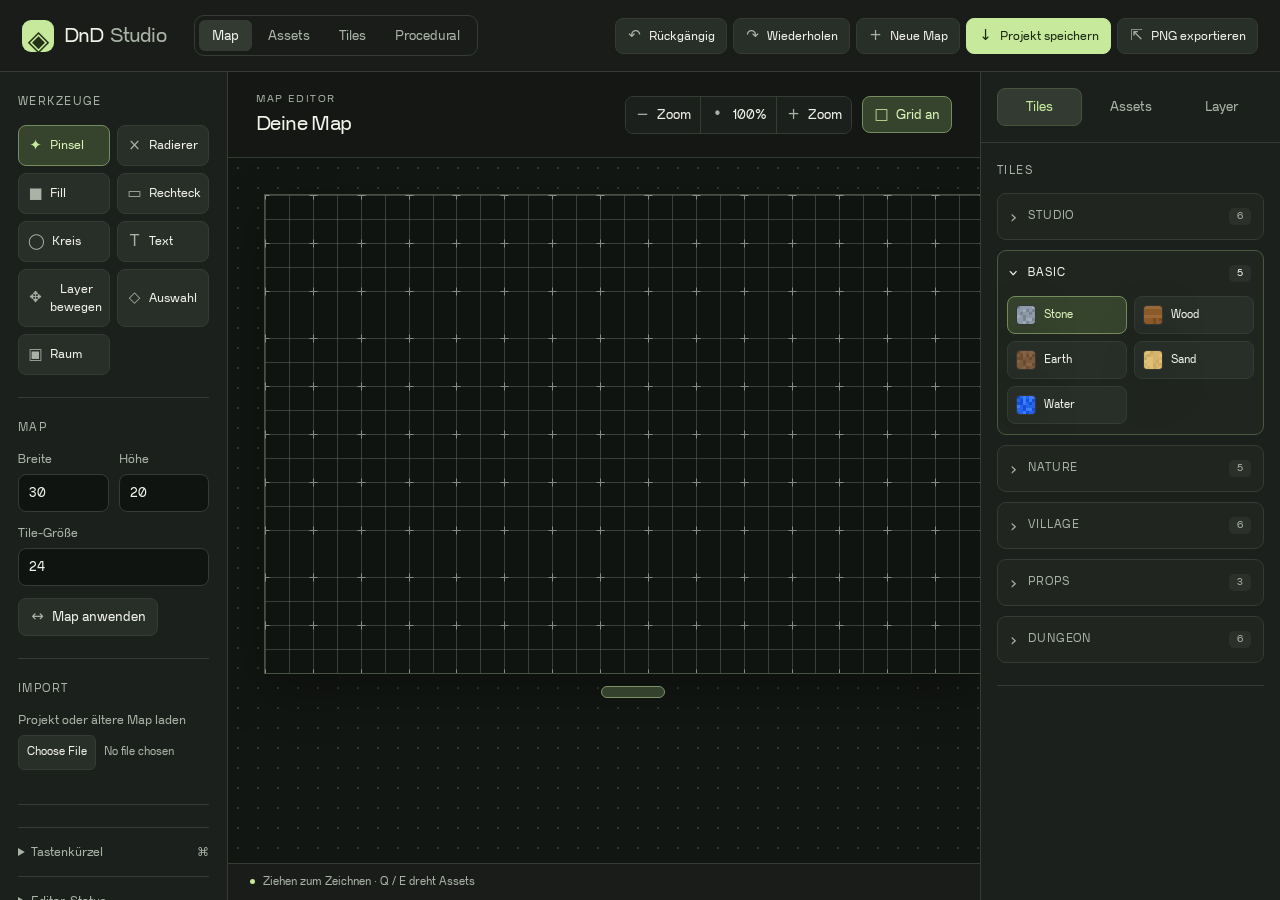
<file: index.html>
<!DOCTYPE html>
<html lang="de">
<head>
  <meta charset="UTF-8" />
  <meta name="viewport" content="width=device-width, initial-scale=1.0" />
  <title>Map – DnD Studio</title>
  <link rel="preload" href="assets/fonts/VioletSans-Regular.woff2" as="font" type="font/woff2" crossorigin />
  <meta name="theme-color" content="#191c19" />
  <link rel="stylesheet" href="style.css" />
</head>
<body class="map-page">
  <a class="skip-link" href="#workspace">Zur Arbeitsfläche</a>
  <div class="app">
    <header class="topbar">
      <div class="group brand-group"><a class="brand" href="index.html" aria-label="DnD Studio – Map-Editor"><span class="brand-mark" aria-hidden="true">◈</span> DnD<span class="brand-suffix">Studio</span></a><nav class="editor-nav" aria-label="Editor wählen"><a href="index.html" aria-current="page">Map</a><a href="asset-editor.html">Assets</a><a href="tile-drawer.html">Tiles</a><a href="procedural.html">Procedural</a></nav></div>
      <div class="group document-actions" aria-label="Dateiaktionen">
        <button id="undoBtn" data-icon="↶">Rückgängig</button>
        <button id="redoBtn" data-icon="↷">Wiederholen</button>
        <button id="newMapBtn" data-icon="+">Neue Map</button>
        <button class="primary-button" id="saveJsonBtn" data-icon="↓">Projekt speichern</button>
        <button id="exportPngBtn" data-icon="⇱">PNG exportieren</button>
        <button id="toggleGridBtn" class="active" data-icon="□">Grid an</button>
      </div>
    </header>

    <aside class="sidebar">
      <section class="section">
        <h2 class="panel-title">Werkzeuge</h2>
        <div class="tool-grid" id="toolButtons"></div>
      </section>

      <section class="section" id="roomOptions" hidden>
        <h2 class="panel-title">Raum bauen</h2>
        <div class="field"><label for="roomFloor">Boden</label><select id="roomFloor"></select></div>
        <div class="field"><label for="roomWall">Wände</label><select id="roomWall"></select></div>
        <p class="hint">Ziehe ein Rechteck ab 3 × 3 Zellen. Boden und Außenwände entstehen auf dem aktiven Layer.</p>
      </section>

      <section class="section" id="objectOptions" hidden>
        <h2 class="panel-title">Objekt bearbeiten</h2>
        <p class="hint" id="objectName">Klicke ein platziertes Asset an.</p>
        <div class="group">
          <button id="rotateObjectBtn" type="button" data-icon="↻" disabled>Drehen</button>
          <button id="duplicateObjectBtn" type="button" data-icon="+" disabled>Duplizieren</button>
          <button id="deleteObjectBtn" type="button" class="danger" disabled>Löschen</button>
        </div>
        <p class="hint">Ziehen verschiebt die Auswahl. Q / E dreht, Strg + D dupliziert, Entf löscht.</p>
      </section>

      <section class="section">
        <h2 class="panel-title">Map</h2>
        <div class="row">
          <div class="field">
            <label for="mapWidth">Breite</label>
            <input id="mapWidth" type="number" min="4" max="200" value="30" />
          </div>
          <div class="field">
            <label for="mapHeight">Höhe</label>
            <input id="mapHeight" type="number" min="4" max="200" value="20" />
          </div>
        </div>
        <div class="field">
          <label for="tileSize">Tile-Größe</label>
          <input id="tileSize" type="number" min="12" max="64" value="24" />
        </div>
        <button id="resizeMapBtn" data-icon="↔">Map anwenden</button>
      </section>

      <section class="section">
        <h2 class="panel-title">Import</h2>
        <div class="field">
          <label for="jsonFileInput">Projekt oder ältere Map laden</label>
          <input id="jsonFileInput" type="file" accept="application/json" />
        </div>
      </section>

      <details class="shortcuts"><summary>Tastenkürzel <span aria-hidden="true">⌘</span></summary>
        <div class="hint">
          <div><span class="kbd">1</span> Pinsel</div>
          <div><span class="kbd">2</span> Radierer</div>
          <div><span class="kbd">3</span> Fill</div>
          <div><span class="kbd">4</span> Rechteck</div>
          <div><span class="kbd">5</span> Kreis</div>
          <div><span class="kbd">6</span> Text</div>
          <div><span class="kbd">7</span> Layer bewegen</div>
          <div><span class="kbd">8</span> Objektauswahl</div>
          <div><span class="kbd">9</span> Raum</div>
          <div><span class="kbd">Strg + S</span> Projekt speichern</div>
          <div><span class="kbd">Q</span> / <span class="kbd">E</span> Asset drehen</div>
          <div><span class="kbd">G</span> Grid</div>
          <div><span class="kbd">+</span> / <span class="kbd">-</span> Zoom</div>
        </div>
      </details>
    </aside>

    <main class="canvas-wrap" id="canvasWrap" aria-label="Map-Arbeitsfläche">
<div class="workspace-heading"><div><span class="eyebrow">MAP EDITOR</span><h1>Deine Map</h1></div><span class="workspace-badge">Tiles wählen. Welten bauen.</span></div>
<div class="canvas-viewport" id="workspace" tabindex="-1">
      <div class="map-stage" id="mapStage">
        <canvas id="mapCanvas" width="720" height="480" aria-label="Zeichenfläche">Dein Browser unterstützt die Zeichenfläche nicht.</canvas>
        <button class="resize-handle resize-handle-right" id="resizeHandleRight" type="button" aria-label="Map nach rechts ziehen"></button>
        <button class="resize-handle resize-handle-bottom" id="resizeHandleBottom" type="button" aria-label="Map nach unten ziehen"></button>
        <button class="resize-handle resize-handle-corner" id="resizeHandleCorner" type="button" aria-label="Map diagonal ziehen"></button>
      </div>
    </div><div class="workspace-footer"><span class="live-dot" aria-hidden="true"></span> Ziehen zum Zeichnen · Q / E dreht Assets</div></main>

    <aside class="assetbar">
      <section class="section">
        <div class="layer-header">
          <h2 class="panel-title" style="margin:0;">Assets</h2>
          <button id="refreshAssetsBtn" type="button" data-icon="↻">Aktualisieren</button>
        </div>
        <div class="hint">Deine gespeicherten Assets. Auswählen und auf der Map platzieren.</div>
      </section>

      <section style="margin-bottom:0;">
        <div class="asset-list" id="assetLibraryList"></div>
      </section>
    </aside>

    <aside class="rightbar">
      <section class="section">
        <h2 class="panel-title">Tiles</h2>
        <div class="tile-grid" id="tileButtons"></div>
      </section>

      <section class="section">
        <h2 class="panel-title">Text</h2>
        <div class="field">
          <label for="textInput">Textinhalt</label>
          <input id="textInput" type="text" value="Raum A" />
        </div>
        <div class="field">
          <label for="textSizeInput">Textgröße</label>
          <input id="textSizeInput" type="number" min="8" max="72" value="18" />
        </div>
        <div class="hint">Wähle das Tool <span class="kbd">Text</span> und klicke auf die Map, um ein Label zu platzieren.</div>
      </section>

      <section class="section">
        <div class="layer-header">
          <h2 class="panel-title" style="margin:0;">Layer</h2>
          <button id="addLayerBtn" data-icon="+">Layer</button>
        </div>
        <div class="layer-list" id="layerList"></div>
      </section>

      <section class="section">
        <h2 class="panel-title">Ansicht</h2>
        <div class="group">
          <button id="zoomOutBtn" data-icon="−">Zoom</button>
          <button id="zoomResetBtn" data-icon="•">100%</button>
          <button id="zoomInBtn" data-icon="+">Zoom</button>
        </div>
      </section>

      <section>
        <h2 class="panel-title">Status</h2>
        <div class="status" id="statusBox"></div>
      </section>
    </aside>
  </div>
  <dialog id="exportDialog" aria-labelledby="exportTitle">
    <h2 id="exportTitle">PNG für deine Spielrunde</h2>
    <p class="hint">Exportiert alle sichtbaren Layer ohne Auswahlrahmen. Die Ansicht im Editor bleibt erhalten.</p>
    <div class="field"><label for="exportCellSize">Pixel pro Feld</label><input id="exportCellSize" type="number" min="12" max="128" value="24" /></div>
    <label class="check-field"><input id="exportGrid" type="checkbox" /> Raster exportieren</label>
    <label class="check-field"><input id="exportTransparent" type="checkbox" checked /> Leere Flächen transparent</label>
    <p class="hint" id="exportError" role="status"></p><div class="group dialog-actions"><button id="cancelExportBtn" type="button">Abbrechen</button><button class="primary-button" id="confirmExportBtn" type="button">PNG herunterladen</button></div>
  </dialog>
  <div class="editor-notice" id="editorNotice" role="status" hidden></div>
  <script src="ui.js"></script>
  <script src="shared-tiles.js"></script>
  <script src="starter-assets.js"></script>
  <script src="map-tools.js"></script>
  <script src="script.js"></script>
</body>
</html>
</file>
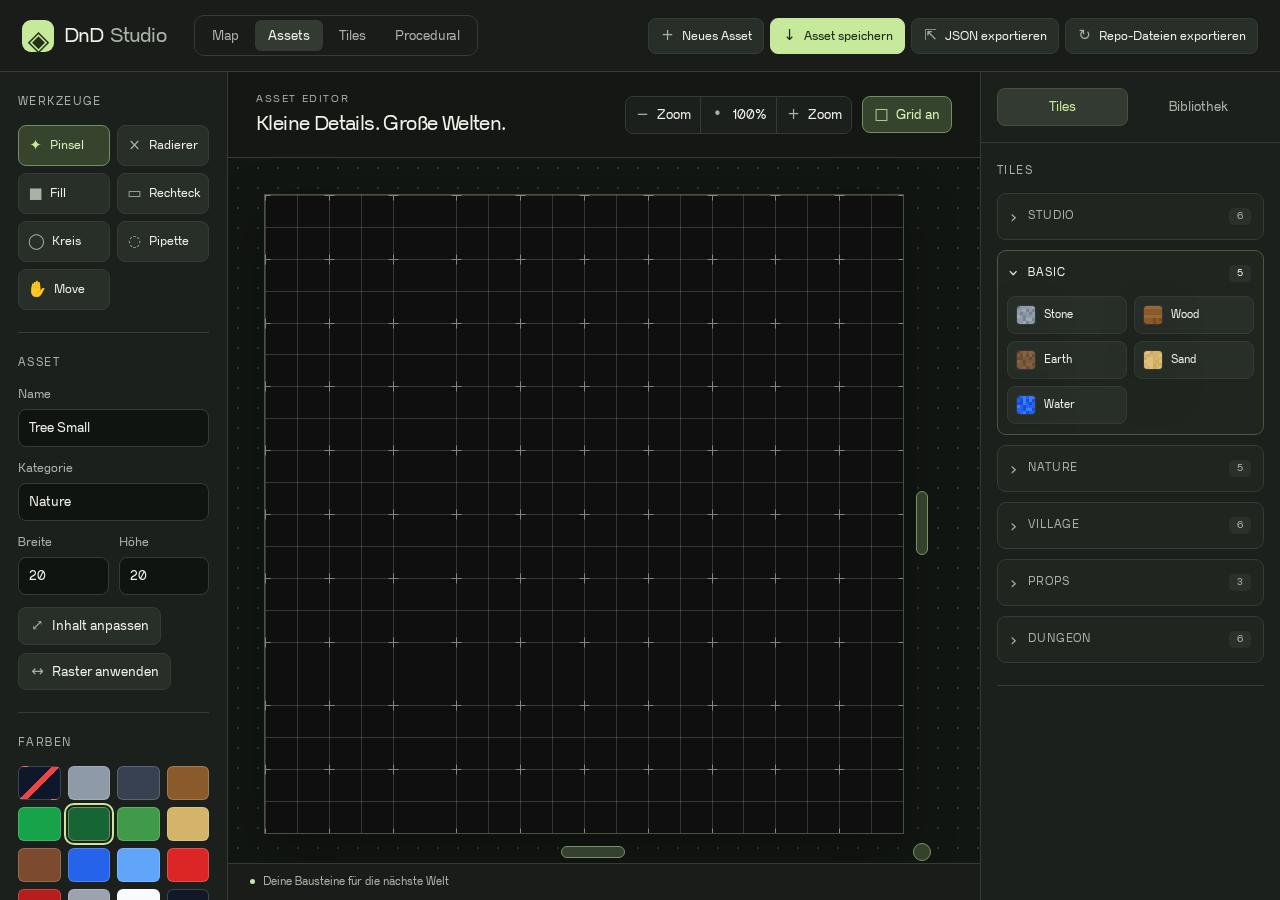
<file: asset-editor.html>
<!DOCTYPE html>
<html lang="de">
<head>
  <meta charset="UTF-8" />
  <meta name="viewport" content="width=device-width, initial-scale=1.0" />
  <title>Asset Editor - DnD Map Editor</title>
  <link rel="preload" href="assets/fonts/VioletSans-Regular.woff2" as="font" type="font/woff2" crossorigin />
  <meta name="theme-color" content="#191c19" />
  <link rel="stylesheet" href="style.css" />
</head>
<body class="asset-page">
  <a class="skip-link" href="#workspace">Zur Arbeitsfläche</a>
  <div class="asset-app">
    <header class="topbar">
      <div class="group brand-group"><a class="brand" href="index.html" aria-label="DnD Studio – Map-Editor"><span class="brand-mark" aria-hidden="true">◈</span> DnD<span class="brand-suffix">Studio</span></a><nav class="editor-nav" aria-label="Editor wählen"><a href="index.html">Map</a><a href="asset-editor.html" aria-current="page">Assets</a><a href="tile-drawer.html">Tiles</a><a href="procedural.html">Procedural</a></nav></div>
      <div class="group document-actions" aria-label="Dateiaktionen">
        <button id="newAssetBtn" type="button" data-icon="+">Neues Asset</button>
        <button class="primary-button" id="saveAssetBtn" type="button" data-icon="↓">Asset speichern</button>
        <button id="exportAssetBtn" type="button" data-icon="⇱">JSON exportieren</button>
        <button id="exportRepoBtn" type="button" data-icon="↻">Repo-Dateien exportieren</button>
        <button id="toggleAssetGridBtn" class="active" type="button" data-icon="□">Grid an</button>
      </div>
    </header>

    <aside class="asset-sidebar">
      <section class="section">
        <h2 class="panel-title">Werkzeuge</h2>
        <div class="asset-tool-grid" id="assetToolButtons"></div>
      </section>

      <section class="section">
        <h2 class="panel-title">Asset</h2>
        <div class="field">
          <label for="assetNameInput">Name</label>
          <input id="assetNameInput" type="text" value="Tree Small" />
        </div>
        <div class="field">
          <label for="assetCategoryInput">Kategorie</label>
          <input id="assetCategoryInput" type="text" value="Nature" />
        </div>
        <div class="row">
          <div class="field">
            <label for="assetWidthInput">Breite</label>
            <input id="assetWidthInput" type="number" min="1" max="30" value="20" />
          </div>
          <div class="field">
            <label for="assetHeightInput">Höhe</label>
            <input id="assetHeightInput" type="number" min="1" max="30" value="20" />
          </div>
        </div>
        <div class="group">
          <button id="fitAssetBtn" type="button" data-icon="⤢">Inhalt anpassen</button>
          <button id="applyGridBtn" type="button" data-icon="↔">Raster anwenden</button>
        </div>
      </section>

      <section class="section">
        <h2 class="panel-title">Farben</h2>
        <div class="palette-grid" id="paletteButtons"></div>
        <div class="field" style="margin-top:12px;">
          <label for="rgbColorInput">RGB Farbe</label>
          <input id="rgbColorInput" type="color" value="#166534" />
        </div>
        <div class="row rgb-input-row">
          <div class="field">
            <label for="rgbRInput">R</label>
            <input id="rgbRInput" type="number" min="0" max="255" value="22" />
          </div>
          <div class="field">
            <label for="rgbGInput">G</label>
            <input id="rgbGInput" type="number" min="0" max="255" value="101" />
          </div>
          <div class="field">
            <label for="rgbBInput">B</label>
            <input id="rgbBInput" type="number" min="0" max="255" value="52" />
          </div>
        </div>
      </section>

      <section class="section">
        <h2 class="panel-title">Import</h2>
        <div class="field">
          <label for="assetImportInput">Asset JSON laden</label>
          <input id="assetImportInput" type="file" accept="application/json" />
        </div>
      </section>

      <details class="shortcuts"><summary>Tastenkürzel <span aria-hidden="true">⌘</span></summary>
        <div class="hint">
          <div><span class="kbd">1</span> Pinsel</div>
          <div><span class="kbd">2</span> Radierer</div>
          <div><span class="kbd">3</span> Fill</div>
          <div><span class="kbd">4</span> Rechteck</div>
          <div><span class="kbd">5</span> Kreis</div>
          <div><span class="kbd">6</span> Pipette</div>
          <div><span class="kbd">7</span> Move</div>
          <div><span class="kbd">G</span> Grid</div>
          <div><span class="kbd">+</span> / <span class="kbd">-</span> Zoom</div>
        </div>
      </details>
    </aside>

    <main class="asset-stage" aria-label="Assets-Arbeitsfläche">
<div class="workspace-heading"><div><span class="eyebrow">ASSET EDITOR</span><h1>Kleine Details. Große Welten.</h1></div></div>
<div class="canvas-viewport" id="workspace" tabindex="-1">
      <section class="asset-canvas-shell">
        <div class="asset-canvas-stage" id="assetCanvasStage">
          <canvas class="asset-canvas" id="assetCanvas" width="640" height="640" aria-label="Zeichenfläche">Dein Browser unterstützt die Zeichenfläche nicht.</canvas>
          <button class="resize-handle resize-handle-right" id="assetResizeHandleRight" type="button" aria-label="Asset nach rechts ziehen"></button>
          <button class="resize-handle resize-handle-bottom" id="assetResizeHandleBottom" type="button" aria-label="Asset nach unten ziehen"></button>
          <button class="resize-handle resize-handle-corner" id="assetResizeHandleCorner" type="button" aria-label="Asset diagonal ziehen"></button>
        </div>
      </section>

      <section class="section" style="margin-bottom:0; padding-bottom:0; border-bottom:none;">
        <h2 class="panel-title">Vorschau</h2>
        <div class="asset-preview">
          <canvas id="assetPreviewCanvas" width="192" height="192"></canvas>
        </div>
      </section>
    </div><div class="workspace-footer"><span class="live-dot" aria-hidden="true"></span> Deine Bausteine für die nächste Welt</div></main>

    <aside class="asset-tiles">
      <section class="section">
        <h2 class="panel-title">Tiles</h2>
        <div id="assetTileButtons"></div>
      </section>

      <section class="section">
        <h2 class="panel-title">Ansicht</h2>
        <div class="group">
          <button id="assetZoomOutBtn" type="button" data-icon="−">Zoom</button>
          <button id="assetZoomResetBtn" type="button" data-icon="•">100%</button>
          <button id="assetZoomInBtn" type="button" data-icon="+">Zoom</button>
        </div>
      </section>

      <section>
        <h2 class="panel-title">Status</h2>
        <div class="asset-status" id="assetStatus"></div>
      </section>
    </aside>

    <aside class="asset-library">
      <section class="section">
        <h2 class="panel-title">Bibliothek</h2>
        <div class="hint">Deine gespeicherten Bausteine. Lade ein Asset zum Bearbeiten oder exportiere es für deine nächste Map.</div>
      </section>

      <section style="margin-bottom:0;">
        <div class="asset-list" id="assetList"></div>
      </section>
    </aside>
  </div>

  <script src="ui.js"></script>
  <script src="shared-tiles.js"></script>
  <script src="starter-assets.js"></script>
  <script src="asset-editor.js"></script>
</body>
</html>
</file>
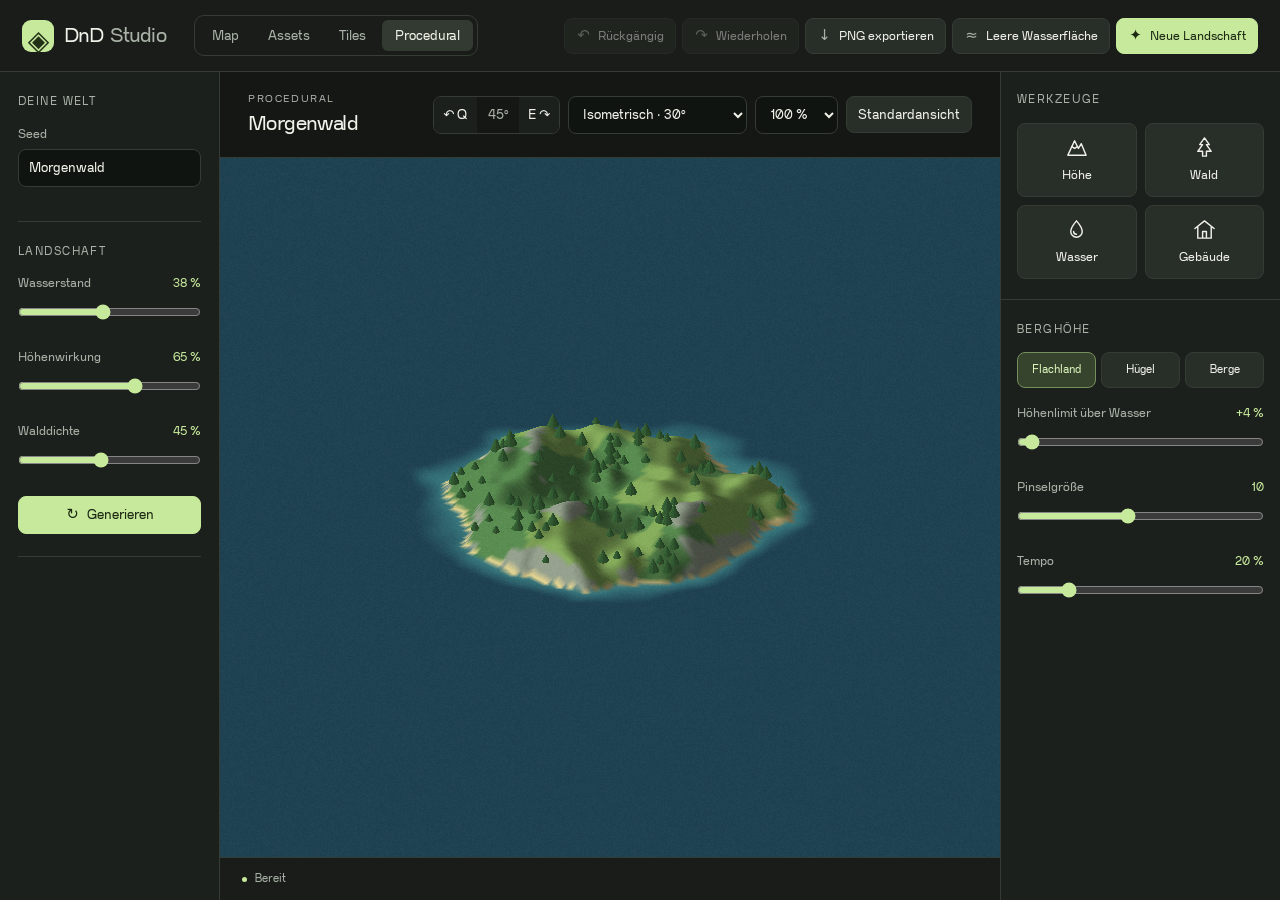
<file: procedural.html>
<!DOCTYPE html>
<html lang="de">
<head>
  <meta charset="UTF-8" />
  <meta name="viewport" content="width=device-width, initial-scale=1.0" />
  <title>Procedural – DnD Studio</title>
  <link rel="preload" href="assets/fonts/VioletSans-Regular.woff2" as="font" type="font/woff2" crossorigin />
  <meta name="theme-color" content="#191c19" />
  <link rel="stylesheet" href="style.css" />
  <link rel="stylesheet" href="procedural.css" />
</head>
<body class="procedural-page">
  <a class="skip-link" href="#workspace">Zur Landschaft</a>
  <div class="app procedural-app">
    <header class="topbar">
      <div class="group brand-group">
        <a class="brand" href="index.html" aria-label="DnD Studio – Map-Editor"><span class="brand-mark" aria-hidden="true">◈</span> DnD<span class="brand-suffix">Studio</span></a>
        <nav class="editor-nav" aria-label="Editor wählen"><a href="index.html">Map</a><a href="asset-editor.html">Assets</a><a href="tile-drawer.html">Tiles</a><a href="procedural.html" aria-current="page">Procedural</a></nav>
      </div>
      <div class="group document-actions" aria-label="Landschaftsaktionen">
        <button id="undoTerrainBtn" type="button" data-icon="↶" disabled>Rückgängig</button>
        <button id="redoTerrainBtn" type="button" data-icon="↷" disabled>Wiederholen</button>
        <button id="exportTerrainBtn" type="button" data-icon="↓" disabled>PNG exportieren</button>
        <button id="oceanTerrainBtn" type="button" data-icon="≈">Leere Wasserfläche</button>
        <button id="newTerrainBtn" type="button" class="primary-button" data-icon="✦">Neue Landschaft</button>
      </div>
    </header>

    <aside class="sidebar" aria-label="Landschaft einstellen">
      <form id="terrainForm">
        <section class="section">
          <h2 class="panel-title">Deine Welt</h2>
          <div class="field">
            <label for="terrainSeed">Seed</label>
            <input id="terrainSeed" name="seed" type="text" value="Morgenwald" maxlength="80" required />
          </div>
        </section>
        <section class="section terrain-controls">
          <h2 class="panel-title">Landschaft</h2>
          <div class="field">
            <label for="terrainWater">Wasserstand <output id="waterValue" for="terrainWater">38 %</output></label>
            <input id="terrainWater" name="water" type="range" min="15" max="65" value="38" />
          </div>
          <div class="field">
            <label for="terrainRelief">Höhenwirkung <output id="reliefValue" for="terrainRelief">65 %</output></label>
            <input id="terrainRelief" name="relief" type="range" min="0" max="100" value="65" />
          </div>
          <div class="field">
            <label for="terrainForest">Walddichte <output id="forestValue" for="terrainForest">45 %</output></label>
            <input id="terrainForest" name="forest" type="range" min="0" max="100" value="45" />
          </div>
          <button class="primary-button" id="generateTerrainBtn" type="submit" data-icon="↻">Generieren</button>
        </section>
      </form>
    </aside>

    <main class="canvas-wrap" aria-label="Generierte Landschaft">
      <div class="workspace-heading">
        <div><span class="eyebrow">PROCEDURAL</span><h1 id="terrainTitle">Morgenwald</h1></div>
        <div class="workspace-tools">
          <div class="group" aria-label="Ansicht drehen">
            <button id="rotateTerrainLeftBtn" type="button" title="Nach links drehen (Q)" aria-label="Nach links drehen (Q)">↶ Q</button>
            <output id="terrainRotation" aria-label="Drehwinkel">45°</output>
            <button id="rotateTerrainRightBtn" type="button" title="Nach rechts drehen (E)" aria-label="Nach rechts drehen (E)">E ↷</button>
          </div>
          <select id="terrainPitch" aria-label="Blickwinkel">
            <option value="10">Flach · 10°</option>
            <option value="30" selected>Isometrisch · 30°</option>
            <option value="60">Vogelperspektive · 60°</option>
            <option value="90">Draufsicht · 90°</option>
            <option id="terrainCustomPitch" value="custom" hidden>Eigener Blickwinkel</option>
          </select>
          <select id="terrainZoom" aria-label="Vergrößerung der Landschaft">
            <option value="0.25">25 %</option>
            <option value="0.5">50 %</option>
            <option value="1" selected>100 %</option>
            <option value="2">200 %</option>
            <option value="3">300 %</option>
            <option value="4">400 %</option>
            <option id="terrainCustomZoom" value="custom" hidden>Eigener Zoom</option>
          </select>
          <button id="resetTerrainViewBtn" type="button" title="Drehung, Neigung und Zoom zurücksetzen">Standardansicht</button>
        </div>
      </div>
      <div class="canvas-viewport terrain-viewport" id="workspace" tabindex="-1">
        <canvas id="terrainCanvas" width="768" height="512" tabindex="0" aria-label="Bearbeitbare isometrische Landschaft">Dein Browser unterstützt diese Landschaftsvorschau nicht.</canvas>
      </div>
      <div class="workspace-footer" role="status" aria-live="polite"><span class="live-dot" aria-hidden="true"></span><span id="terrainStatus">Landschaft wird erzeugt …</span></div>
    </main>
    <aside class="inspector terrain-inspector" aria-label="Landschaft bearbeiten">
      <div class="terrain-tool-header">
        <h2 class="panel-title">Werkzeuge</h2>
        <div class="terrain-tool-grid" role="group" aria-label="Landschaftswerkzeug wählen">
          <button id="raiseTerrainBtn" type="button" aria-pressed="false" aria-expanded="true" aria-controls="heightToolPanel" disabled>
            <svg viewBox="0 0 24 24" aria-hidden="true"><path d="m3 20 7-15 4 8 3-5 5 12Z"/><path d="m7 11 3 2 3-2"/></svg><span>Höhe</span>
          </button>
          <button id="forestTerrainBtn" type="button" aria-pressed="false" aria-expanded="false" aria-controls="forestToolPanel" disabled>
            <svg viewBox="0 0 24 24" aria-hidden="true"><path d="m12 2-5 7h3l-5 7h5v5h4v-5h5l-5-7h3Z"/></svg><span>Wald</span>
          </button>
          <button id="waterTerrainBtn" type="button" aria-pressed="false" aria-expanded="false" aria-controls="waterToolPanel" disabled>
            <svg viewBox="0 0 24 24" aria-hidden="true"><path d="M12 3s-6 7-6 11a6 6 0 0 0 12 0c0-4-6-11-6-11Z"/><path d="M9 14a3 3 0 0 0 3 3"/></svg><span>Wasser</span>
          </button>
          <button id="buildingTerrainBtn" type="button" aria-pressed="false" aria-expanded="false" aria-controls="buildingToolPanel" disabled>
            <svg viewBox="0 0 24 24" aria-hidden="true"><path d="m2 11 10-8 10 8M5 9v12h14V9M10 21v-7h4v7"/></svg><span>Gebäude</span>
          </button>
        </div>
      </div>
      <div class="terrain-tool-options">
        <section id="buildingToolPanel" class="terrain-controls" aria-labelledby="buildingToolTitle" hidden>
          <h2 id="buildingToolTitle" class="panel-title">Gebäude</h2>
          <div class="field">
            <label for="buildingType">Haustyp</label>
            <select id="buildingType"><option value="house">Wohnhaus · Satteldach</option></select>
          </div>
          <div class="field">
            <label for="buildingMode">Aktion</label>
            <select id="buildingMode"><option value="place">Haus bauen</option><option value="select">Haus auswählen</option></select>
          </div>
          <div class="field">
            <label>Drehung <output id="buildingRotation">0°</output></label>
            <div class="building-actions" role="group" aria-label="Haus drehen">
              <button id="rotateBuildingLeftBtn" type="button" title="Haus um 90° nach links drehen (Q)">↶ Q</button>
              <button id="rotateBuildingRightBtn" type="button" title="Haus um 90° nach rechts drehen (E)">E ↷</button>
            </div>
          </div>
          <button id="deleteBuildingBtn" type="button" disabled>Ausgewähltes Haus löschen</button>
          <p id="buildingStatus" class="terrain-tool-help" role="status" aria-live="polite">Bewege den Zeiger über eine freie Baufläche.</p>
          <p class="terrain-tool-help">Grün: Bauen möglich. Rot: Wasser, steiler Hang oder zu wenig Abstand. Klicken platziert ein Haus am Raster. Q/E dreht das Haus um 90°. Ein vorhandenes Haus anklicken, um es auszuwählen; Entf löscht, Esc beendet das Werkzeug. Die Ansicht lässt sich weiterhin mit den Drehbuttons bewegen.</p>
          <output id="buildingCount">0 Häuser</output>
        </section>
        <section id="heightToolPanel" class="terrain-controls" aria-labelledby="heightToolTitle">
          <h2 id="heightToolTitle" class="panel-title">Berghöhe</h2>
          <div class="terrain-brush-presets" role="group" aria-label="Höhenlimit wählen">
            <button type="button" data-brush-height="4" aria-pressed="true" class="active">Flachland</button>
            <button type="button" data-brush-height="18" aria-pressed="false">Hügel</button>
            <button type="button" data-brush-height="50" aria-pressed="false">Berge</button>
          </div>
          <div class="field">
            <label for="terrainBrushHeight">Höhenlimit über Wasser <output id="brushHeightValue" for="terrainBrushHeight">+4 %</output></label>
            <input id="terrainBrushHeight" type="range" min="1" max="100" value="4" />
          </div>
          <div class="field">
            <label for="terrainBrushSize">Pinselgröße <output id="brushSizeValue" for="terrainBrushSize">10</output></label>
            <input id="terrainBrushSize" type="range" min="2" max="20" value="10" />
          </div>
          <div class="field">
            <label for="terrainBrushStrength">Tempo <output id="brushStrengthValue" for="terrainBrushStrength">20 %</output></label>
            <input id="terrainBrushStrength" type="range" min="1" max="100" value="20" />
          </div>
        </section>
        <section id="forestToolPanel" class="terrain-controls" aria-labelledby="forestToolTitle" hidden>
          <h2 id="forestToolTitle" class="panel-title">Wald</h2>
          <div class="field">
            <label for="forestTreeType">Baumart</label>
            <select id="forestTreeType"><option value="fir">Tanne</option></select>
          </div>
          <div class="field">
            <label for="forestBrushSize">Pinselgröße <output id="forestBrushSizeValue" for="forestBrushSize">12</output></label>
            <input id="forestBrushSize" type="range" min="2" max="30" value="12" />
          </div>
          <div class="field">
            <label for="forestBrushDensity">Dichte <output id="forestBrushDensityValue" for="forestBrushDensity">50 %</output></label>
            <input id="forestBrushDensity" type="range" min="0" max="100" value="50" title="0 % entfernt den Wald im Pinselbereich" />
          </div>
        </section>
        <section id="waterToolPanel" class="terrain-controls" aria-labelledby="waterToolTitle" hidden>
          <h2 id="waterToolTitle" class="panel-title">Wasser</h2>
          <div class="field">
            <label for="waterBrushMode">Gewässer</label>
            <select id="waterBrushMode">
              <option value="lake">See · ebener Wasserspiegel</option>
              <option value="river">Fluss · folgt dem Gelände</option>
            </select>
          </div>
          <div class="field">
            <label for="waterBrushSize">Pinselgröße <output id="waterBrushSizeValue" for="waterBrushSize">6</output></label>
            <input id="waterBrushSize" type="range" min="2" max="30" value="6" />
          </div>
          <div class="field">
            <label for="waterBrushDepth">Tiefe <output id="waterBrushDepthValue" for="waterBrushDepth">20 %</output></label>
            <input id="waterBrushDepth" type="range" min="1" max="100" value="20" />
          </div>
          <p class="terrain-tool-help">Klicken formt eine Mulde und füllt sie mit Wasser, auch auf Bergen. Ziehen erweitert das Gewässer. Für schmale Flüsse einen kleinen Pinsel wählen. Beim See bestimmt der Startpunkt den Wasserspiegel; tiefere Ufer bleiben frei. Mehr Tiefe vergrößert die Mulde an Hängen.</p>
        </section>
      </div>
    </aside>
  </div>
  <div id="terrainBrushCursor" aria-hidden="true" hidden></div>
  <script src="terrain-generator.js"></script>
  <script src="terrain-renderer.js"></script>
  <script src="procedural.js"></script>
</body>
</html>
</file>
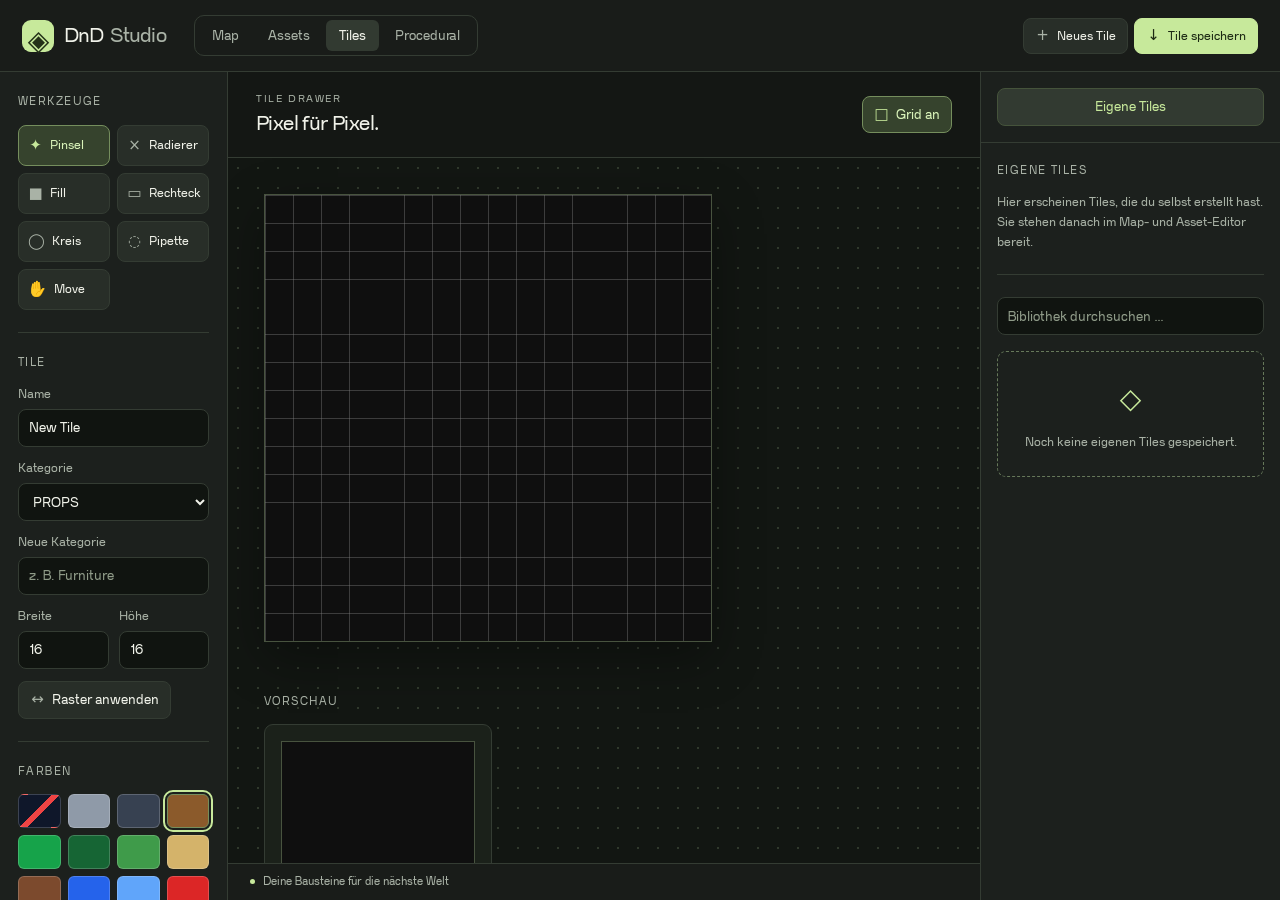
<file: tile-drawer.html>
<!DOCTYPE html>
<html lang="de">
<head>
  <meta charset="UTF-8" />
  <meta name="viewport" content="width=device-width, initial-scale=1.0" />
  <title>Tile Drawer - DnD Map Editor</title>
  <link rel="preload" href="assets/fonts/VioletSans-Regular.woff2" as="font" type="font/woff2" crossorigin />
  <meta name="theme-color" content="#191c19" />
  <link rel="stylesheet" href="style.css" />
</head>
<body class="asset-page">
  <a class="skip-link" href="#workspace">Zur Arbeitsfläche</a>
  <div class="asset-app">
    <header class="topbar">
      <div class="group brand-group"><a class="brand" href="index.html" aria-label="DnD Studio – Map-Editor"><span class="brand-mark" aria-hidden="true">◈</span> DnD<span class="brand-suffix">Studio</span></a><nav class="editor-nav" aria-label="Editor wählen"><a href="index.html">Map</a><a href="asset-editor.html">Assets</a><a href="tile-drawer.html" aria-current="page">Tiles</a><a href="procedural.html">Procedural</a></nav></div>
      <div class="group document-actions" aria-label="Dateiaktionen">
        <button id="newTileBtn" type="button" data-icon="+">Neues Tile</button>
        <button class="primary-button" id="saveTileBtn" type="button" data-icon="↓">Tile speichern</button>
        <button id="toggleTileGridBtn" class="active" type="button" data-icon="□">Grid an</button>
      </div>
    </header>

    <aside class="asset-sidebar">
      <section class="section">
        <h2 class="panel-title">Werkzeuge</h2>
        <div class="asset-tool-grid" id="tileToolButtons"></div>
      </section>

      <section class="section">
        <h2 class="panel-title">Tile</h2>
        <div class="field">
          <label for="tileNameInput">Name</label>
          <input id="tileNameInput" type="text" value="New Tile" />
        </div>
        <div class="field">
          <label for="tileCategorySelect">Kategorie</label>
          <select id="tileCategorySelect"></select>
        </div>
        <div class="field">
          <label for="newCategoryInput">Neue Kategorie</label>
          <input id="newCategoryInput" type="text" placeholder="z. B. Furniture" />
        </div>
        <div class="row">
          <div class="field">
            <label for="tileWidthInput">Breite</label>
            <input id="tileWidthInput" type="number" min="8" max="32" value="16" />
          </div>
          <div class="field">
            <label for="tileHeightInput">Höhe</label>
            <input id="tileHeightInput" type="number" min="8" max="32" value="16" />
          </div>
        </div>
        <button id="applyTileSizeBtn" type="button" data-icon="↔">Raster anwenden</button>
      </section>

      <section class="section">
        <h2 class="panel-title">Farben</h2>
        <div class="palette-grid" id="tilePaletteButtons"></div>
        <div class="field" style="margin-top:12px;">
          <label for="tileRgbColorInput">RGB Farbe</label>
          <input id="tileRgbColorInput" type="color" value="#8b5a2b" />
        </div>
        <div class="row rgb-input-row">
          <div class="field">
            <label for="tileRgbRInput">R</label>
            <input id="tileRgbRInput" type="number" min="0" max="255" value="139" />
          </div>
          <div class="field">
            <label for="tileRgbGInput">G</label>
            <input id="tileRgbGInput" type="number" min="0" max="255" value="90" />
          </div>
          <div class="field">
            <label for="tileRgbBInput">B</label>
            <input id="tileRgbBInput" type="number" min="0" max="255" value="43" />
          </div>
        </div>
      </section>

      <details class="shortcuts"><summary>Tastenkürzel <span aria-hidden="true">⌘</span></summary>
        <div class="hint">
          <div><span class="kbd">1</span> Pinsel</div>
          <div><span class="kbd">2</span> Radierer</div>
          <div><span class="kbd">3</span> Fill</div>
          <div><span class="kbd">4</span> Rechteck</div>
          <div><span class="kbd">5</span> Kreis</div>
          <div><span class="kbd">6</span> Pipette</div>
          <div><span class="kbd">7</span> Move</div>
          <div><span class="kbd">G</span> Grid</div>
        </div>
      </details>
    </aside>

    <main class="asset-stage" aria-label="Tiles-Arbeitsfläche">
<div class="workspace-heading"><div><span class="eyebrow">TILE DRAWER</span><h1>Pixel für Pixel.</h1></div></div>
<div class="canvas-viewport" id="workspace" tabindex="-1">
      <section class="asset-canvas-shell">
        <div class="asset-canvas-stage">
          <canvas class="asset-canvas" id="tileDrawerCanvas" width="512" height="512" aria-label="Zeichenfläche">Dein Browser unterstützt die Zeichenfläche nicht.</canvas>
        </div>
      </section>

      <section class="section" style="margin-bottom:0; padding-bottom:0; border-bottom:none;">
        <h2 class="panel-title">Vorschau</h2>
        <div class="asset-preview">
          <canvas id="tilePreviewCanvas" width="192" height="192"></canvas>
        </div>
      </section>
    </div><div class="workspace-footer"><span class="live-dot" aria-hidden="true"></span> Deine Bausteine für die nächste Welt</div></main>

    <aside class="asset-tiles">
      <section class="section">
        <h2 class="panel-title">Status</h2>
        <div class="asset-status" id="tileDrawerStatus"></div>
      </section>
    </aside>

    <aside class="asset-library">
      <section class="section">
        <h2 class="panel-title">Eigene Tiles</h2>
        <div class="hint">Hier erscheinen Tiles, die du selbst erstellt hast. Sie stehen danach im Map- und Asset-Editor bereit.</div>
      </section>

      <section style="margin-bottom:0;">
        <div class="asset-list" id="customTileList"></div>
      </section>
    </aside>
  </div>

  <script src="ui.js"></script>
  <script src="shared-tiles.js"></script>
  <script src="tile-drawer.js"></script>
</body>
</html>
</file>
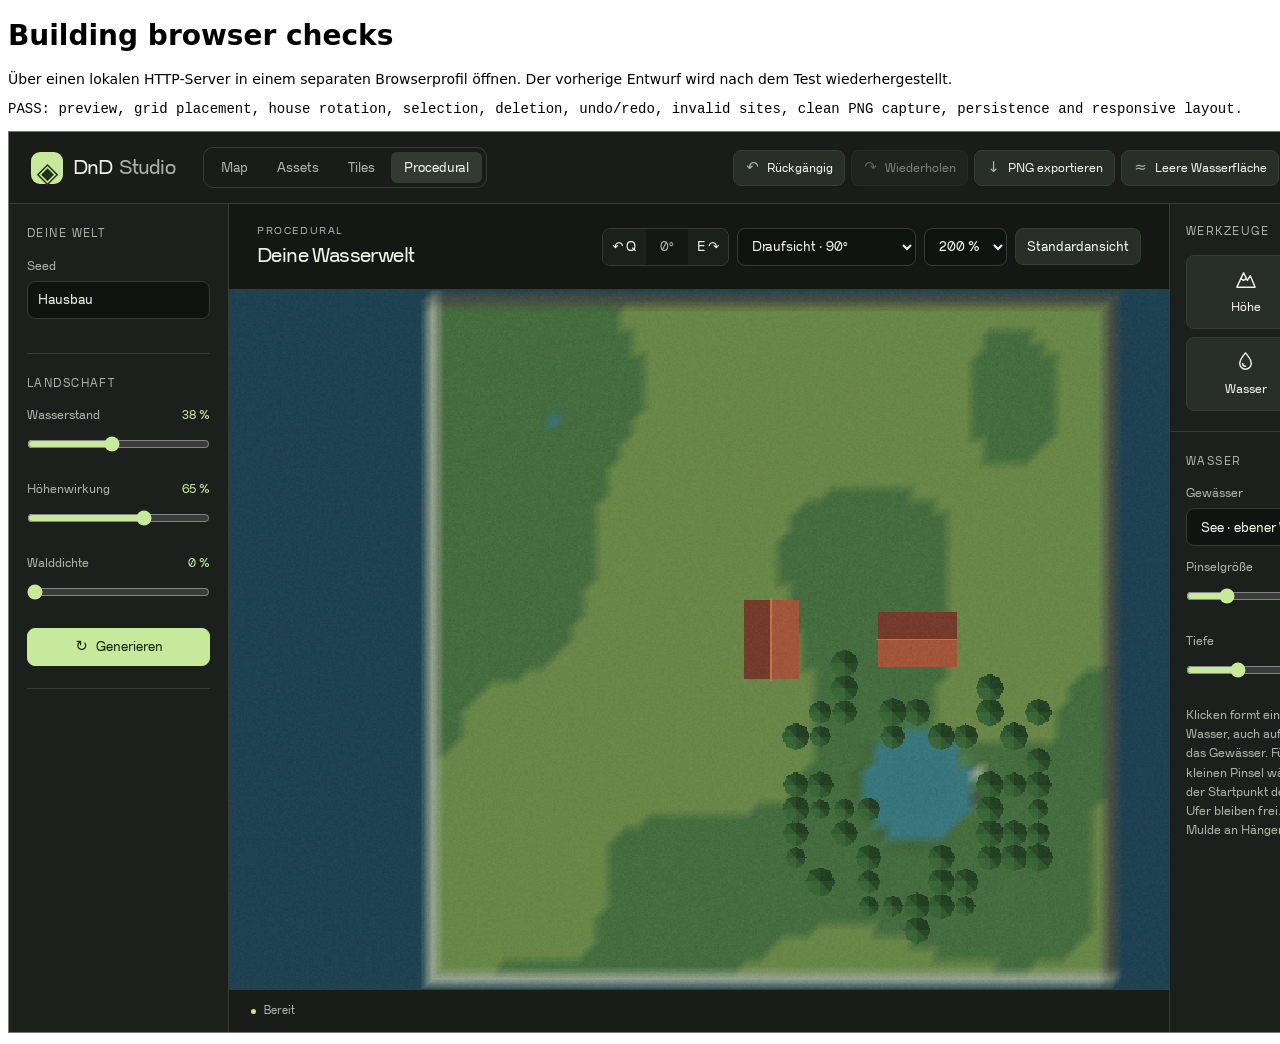
<file: tests/buildings-smoke.html>
<!DOCTYPE html>
<html lang="de">
<meta charset="utf-8" />
<title>Building browser checks</title>
<style>body { font: 14px system-ui; } iframe { width: 1440px; height: 900px; border: 1px solid #777; } pre { white-space: pre-wrap; }</style>
<h1>Building browser checks</h1>
<p>Über einen lokalen HTTP-Server in einem separaten Browserprofil öffnen. Der vorherige Entwurf wird nach dem Test wiederhergestellt.</p>
<pre id="result">RUNNING</pre>
<iframe id="editor" title="Building test" src="about:blank"></iframe>
<script src="../terrain-generator.js"></script>
<script>
(async () => {
  const result = document.getElementById('result'), frame = document.getElementById('editor');
  const key = 'dnd-map-editor-procedural-v1', saved = localStorage.getItem(key);
  const assert = (condition, message) => { if (!condition) throw new Error(message); };
  const wait = async predicate => {
    for (let i = 0; i < 300; i++) { if (predicate()) return; await new Promise(resolve => setTimeout(resolve, 30)); }
    throw new Error('Timed out');
  };
  const fixture = DND_TERRAIN.generate({ seed: 'Hausbau', forest: 0 });
  fixture.mode = 'ocean'; fixture.height.fill(0);
  for (let y = 20; y <= 76; y++) for (let x = 20; x <= 76; x++) fixture.edits.set(`${x},${y}`, .6);
  fixture.waterEdits.set('30,30', .62);
  fixture.edits.set('65,60', .5);
  localStorage.setItem(key, JSON.stringify({ ...DND_TERRAIN.serialize(fixture), camera: { x: 48, y: 48, yaw: 0, pitch: 90, zoom: 2 } }));
  let win, doc, canvas;
  const ready = async () => {
    await wait(() => frame.contentDocument?.getElementById('workspace')?.getAttribute('aria-busy') === 'false');
    win = frame.contentWindow; doc = win.document; canvas = doc.getElementById('terrainCanvas');
  };
  const draft = () => JSON.parse(localStorage.getItem(key));
  const image = () => canvas.toDataURL();
  const screen = (x, y) => {
    const renderer = win.DND_TERRAIN_RENDERER.create(canvas);
    renderer.setCamera(draft().camera);
    const p = renderer.project(fixture, x, y, .6), rect = canvas.getBoundingClientRect();
    return { clientX: rect.left + p.x * rect.width / canvas.width, clientY: rect.top + p.y * rect.height / canvas.height };
  };
  const pointer = (type, x, y, extra = {}) => canvas.dispatchEvent(new win.PointerEvent(type, {
    bubbles: true, cancelable: true, pointerId: 10, pointerType: 'mouse', button: 0,
    buttons: type === 'pointerdown' ? 1 : 0, ...screen(x, y), ...extra
  }));
  const click = (x, y) => { pointer('pointerdown', x, y); pointer('pointerup', x, y); };
  const press = key => {
    canvas.focus();
    canvas.dispatchEvent(new win.KeyboardEvent('keydown', { key, bubbles: true, cancelable: true }));
    canvas.dispatchEvent(new win.KeyboardEvent('keyup', { key, bubbles: true, cancelable: true }));
  };
  try {
    frame.src = '../procedural.html'; await ready();
    const original = image(), initialDraft = JSON.stringify(draft());
    doc.getElementById('buildingTerrainBtn').click();
    assert(!doc.getElementById('buildingToolPanel').hidden, 'Building panel opens');
    pointer('pointermove', 48, 48);
    assert(image() !== original && doc.getElementById('buildingStatus').dataset.invalid === 'false', 'Valid house preview is visible');
    assert(JSON.stringify(draft()) === initialDraft, 'Preview does not change the saved map');
    const yaw = draft().camera.yaw;
    press('e');
    assert(doc.getElementById('buildingRotation').value === '90°' && draft().camera.yaw === yaw, 'E rotates the house preview, not the camera');
    click(48, 48); pointer('pointerleave', 48, 48);
    assert(draft().buildings.length === 1 && draft().buildings[0].rotation === 90, 'Click places exactly one rotated house');
    const built = image(), firstId = draft().buildings[0].id;
    doc.getElementById('undoTerrainBtn').click();
    assert(!draft().buildings.length && image() === original, 'Undo removes the house');
    doc.getElementById('redoTerrainBtn').click();
    assert(draft().buildings[0].id === firstId && image() === built, 'Redo restores the exact house');
    click(48, 48);
    assert(doc.getElementById('buildingMode').value === 'select' && !doc.getElementById('deleteBuildingBtn').disabled, 'Clicking a visible roof selects the house');
    assert(image() !== built, 'Selected house is highlighted');
    let exported;
    const originalToBlob = canvas.toBlob;
    canvas.toBlob = function () { exported = this.toDataURL(); };
    doc.getElementById('exportTerrainBtn').click();
    canvas.toBlob = originalToBlob;
    assert(exported === built && image() !== built, 'PNG capture includes houses and excludes selection, then restores the highlight');
    press('q');
    assert(draft().buildings[0].rotation === 0 && draft().camera.yaw === yaw, 'Q rotates the selected house');
    press('Delete');
    assert(!draft().buildings.length, 'Delete removes the selection');
    doc.getElementById('undoTerrainBtn').click();
    assert(draft().buildings.length === 1 && draft().buildings[0].rotation === 0, 'Deleting is undoable');
    const mode = doc.getElementById('buildingMode');
    mode.value = 'place'; mode.dispatchEvent(new win.Event('change'));
    for (const [x, y, reason] of [[30, 30, 'Wasser'], [65, 60, 'steil'], [52, 48, 'Gebäude'], [10, 48, 'Wasser']]) {
      pointer('pointermove', x, y);
      assert(doc.getElementById('buildingStatus').dataset.invalid === 'true' && doc.getElementById('buildingStatus').textContent.includes(reason), 'Invalid site explains: ' + reason);
      click(x, y);
      assert(draft().buildings.length === 1, 'Invalid sites never place a house');
    }
    pointer('pointermove', 60, 48);
    const previewImage = image();
    canvas.toBlob = function () { exported = this.toDataURL(); };
    doc.getElementById('exportTerrainBtn').click(); canvas.toBlob = originalToBlob;
    assert(exported !== previewImage && image() === previewImage, 'PNG capture excludes the placement preview');
    click(60, 48); pointer('pointerleave', 60, 48);
    assert(draft().buildings.length === 2, 'Multiple houses can be built');
    const village = image(), savedBuildings = JSON.stringify(draft().buildings);
    const loaded = new Promise(resolve => frame.addEventListener('load', resolve, { once: true }));
    win.location.reload(); await loaded; await ready();
    assert(JSON.stringify(draft().buildings) === savedBuildings && image() === village, 'Reload restores houses and their pixels');
    doc.getElementById('buildingTerrainBtn').click(); click(48, 48); press('Escape');
    assert(doc.getElementById('deleteBuildingBtn').disabled && image() === village, 'Escape clears selection');
    assert(doc.getElementById('buildingTerrainBtn').getAttribute('aria-pressed') === 'false' && !canvas.classList.contains('sculpting'), 'Escape also leaves the building tool');
    for (const [button, input] of [['raiseTerrainBtn', 'terrainBrushSize'], ['forestTerrainBtn', 'forestBrushSize'], ['waterTerrainBtn', 'waterBrushSize']]) {
      doc.getElementById(button).click();
      pointer('pointerdown', 60, 60);
      // Escape must work even after a brush setting receives focus.
      doc.getElementById(input).focus();
      doc.getElementById(input).dispatchEvent(new win.KeyboardEvent('keydown', { key: 'Escape', bubbles: true, cancelable: true }));
      assert(doc.getElementById(button).getAttribute('aria-pressed') === 'false' && doc.getElementById('terrainBrushCursor').hidden, 'Escape exits ' + button);
      const stopped = JSON.stringify(draft());
      pointer('pointermove', 63, 60, { buttons: 1 }); pointer('pointerup', 63, 60);
      assert(JSON.stringify(draft()) === stopped, 'An escaped stroke never continues while the mouse is held');
      const beforePan = draft();
      pointer('pointerdown', 48, 48); pointer('pointermove', 50, 48, { buttons: 1 }); pointer('pointerup', 50, 48);
      assert(draft().camera.x !== beforePan.camera.x && JSON.stringify(draft().edits) === JSON.stringify(beforePan.edits), 'Left drag pans after Escape');
    }
    for (const width of [390, 900, 1440]) {
      frame.style.width = width + 'px';
      await new Promise(resolve => setTimeout(resolve, 150));
      assert(doc.documentElement.scrollWidth <= width + 2, 'Building controls fit at width ' + width);
    }
    result.textContent = 'PASS: preview, grid placement, house rotation, selection, deletion, undo/redo, invalid sites, clean PNG capture, persistence and responsive layout.';
  } catch (error) { result.textContent = 'FAIL: ' + error.stack; }
  finally {
    const restore = () => saved === null ? localStorage.removeItem(key) : localStorage.setItem(key, saved);
    restore(); frame.contentWindow.addEventListener('pagehide', restore, { once: true });
  }
})();
</script>
</html>
</file>
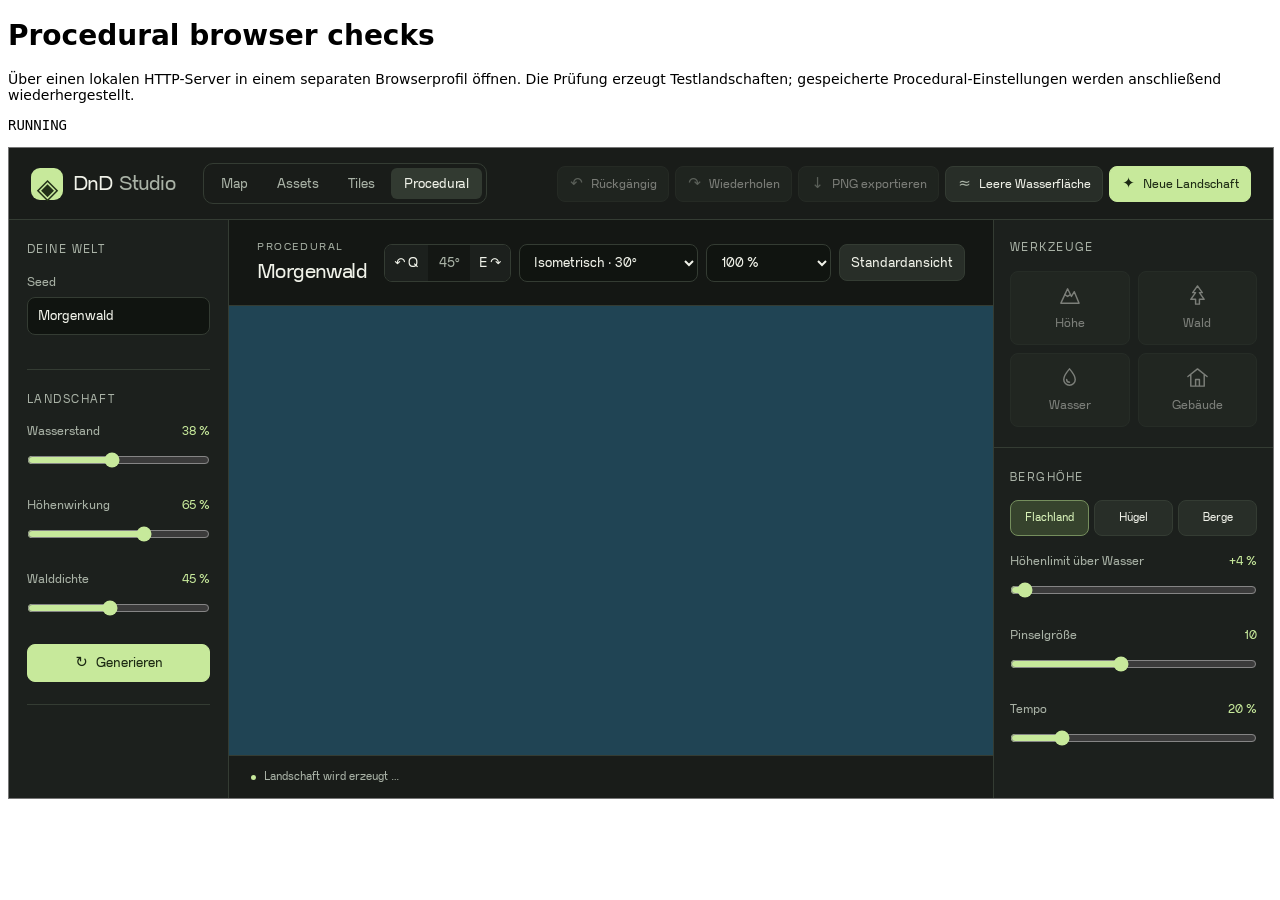
<file: tests/procedural-smoke.html>
<!DOCTYPE html>
<html lang="de">
<meta charset="utf-8" />
<title>Procedural browser checks</title>
<style>body { font: 14px system-ui; } iframe { width: 100%; height: 650px; border: 1px solid #777; } pre { white-space: pre-wrap; }</style>
<h1>Procedural browser checks</h1>
<p>Über einen lokalen HTTP-Server in einem separaten Browserprofil öffnen. Die Prüfung erzeugt Testlandschaften; gespeicherte Procedural-Einstellungen werden anschließend wiederhergestellt.</p>
<pre id="result">RUNNING</pre>
<iframe id="editor" title="Procedural test" src="../procedural.html"></iframe>
<script>
(async () => {
  const result = document.getElementById('result');
  const frame = document.getElementById('editor');
  const key = 'dnd-map-editor-procedural-v1';
  const saved = localStorage.getItem(key);
  const errors = [];
  const assert = (condition, message) => { if (!condition) throw new Error(message); };
  const wait = async predicate => {
    for (let i = 0; i < 300; i++) {
      if (predicate()) return;
      await new Promise(resolve => setTimeout(resolve, 30));
    }
    throw new Error('Timed out waiting for the preview');
  };
  try {
    await wait(() => frame.contentDocument?.getElementById('workspace')?.getAttribute('aria-busy') === 'false');
    let win = frame.contentWindow, doc = win.document;
    win.addEventListener('error', event => errors.push(event.message));
    doc.getElementById('resetTerrainViewBtn').click();
    const image = () => doc.getElementById('terrainCanvas').toDataURL();
    const submit = async () => {
      doc.getElementById('terrainForm').dispatchEvent(new win.Event('submit', { cancelable: true }));
      await wait(() => doc.getElementById('workspace').getAttribute('aria-busy') === 'false');
    };
    assert(doc.querySelector('.editor-nav [aria-current="page"]').textContent === 'Procedural', 'Active navigation');
    doc.getElementById('terrainSeed').value = 'Browser-Test';
    doc.getElementById('terrainWater').value = 38;
    doc.getElementById('terrainRelief').value = 65;
    doc.getElementById('terrainForest').value = 45;
    await submit();
    const first = image();
    await submit();
    assert(image() === first, 'Same seed must produce identical pixels');
    const canvas = doc.getElementById('terrainCanvas');
    const data = canvas.getContext('2d').getImageData(0, 0, canvas.width, canvas.height).data;
    let opaque = 0;
    for (let i = 3; i < data.length; i += 4) if (data[i]) opaque++;
    assert(opaque === canvas.width * canvas.height, 'Water fills the entire view');
    doc.getElementById('terrainRelief').value = 0;
    await submit();
    assert(image() !== first, 'Relief changes visible geometry');
    doc.getElementById('terrainSeed').value = '<b>Seed</b>';
    await submit();
    assert(doc.getElementById('terrainTitle').textContent === '<b>Seed</b>' && !doc.querySelector('#terrainTitle b'), 'Seed is plain text');
    assert(JSON.parse(localStorage.getItem(key)).settings.seed === '<b>Seed</b>', 'Separate saved settings');
    let download;
    const originalClick = win.HTMLAnchorElement.prototype.click;
    win.HTMLAnchorElement.prototype.click = function () { download = { href: this.href, name: this.download }; };
    doc.getElementById('exportTerrainBtn').click();
    await wait(() => download);
    win.HTMLAnchorElement.prototype.click = originalClick;
    assert(download.name.endsWith('.png') && download.href.startsWith('blob:'), 'PNG download');
    doc.getElementById('newTerrainBtn').click();
    await wait(() => doc.getElementById('workspace').getAttribute('aria-busy') === 'false');
    assert(doc.getElementById('terrainSeed').value !== '<b>Seed</b>', 'New landscape gets a fresh seed');
    const latest = image();
    frame.contentWindow.location.reload();
    await new Promise(resolve => frame.addEventListener('load', resolve, { once: true }));
    win = frame.contentWindow; doc = win.document;
    await wait(() => doc.getElementById('workspace').getAttribute('aria-busy') === 'false');
    assert(image() === latest, 'Reload restores the generated landscape');
    for (const width of [390, 900, 1440]) {
      frame.style.width = `${width}px`;
      await new Promise(resolve => setTimeout(resolve, 300));
      assert(doc.documentElement.scrollWidth <= width, `No page overflow at ${width}px`);
      const rect = doc.getElementById('terrainCanvas').getBoundingClientRect();
      assert(rect.width > 0 && rect.width <= doc.getElementById('workspace').clientWidth, `Preview fits at ${width}px`);
    }
    doc.getElementById('oceanTerrainBtn').click();
    await wait(() => doc.getElementById('workspace').getAttribute('aria-busy') === 'false');
    const ocean = image();
    doc.getElementById('raiseTerrainBtn').click();
    assert(doc.getElementById('terrainBrushStrength').value === '20', 'Gentle default tempo');
    assert(doc.getElementById('terrainBrushHeight').value === '4', 'Flatland is the default ceiling');
    doc.querySelector('[data-brush-height="50"]').click();
    assert(doc.getElementById('terrainBrushHeight').value === '50', 'Mountain preset selects a higher ceiling');
    doc.querySelector('[data-brush-height="4"]').click();
    doc.getElementById('terrainBrushStrength').value = 100;
    const editingCanvas = doc.getElementById('terrainCanvas');
    const rect = editingCanvas.getBoundingClientRect();
    const pointer = (type, x, y, extra = {}) => editingCanvas.dispatchEvent(new win.PointerEvent(type, {
      bubbles: true, cancelable: true, pointerId: 1, pointerType: 'mouse', button: 0,
      buttons: type === 'pointerup' || type === 'pointercancel' ? 0 : 1,
      clientX: rect.left + x, clientY: rect.top + y, ...extra
    }));
    const x = rect.width / 2, y = rect.height / 2;
    pointer('pointerdown', x, y);
    const clicked = image();
    assert(clicked === ocean, 'Pressing alone must not create a height jump');
    await new Promise(resolve => setTimeout(resolve, 450));
    assert(image() !== clicked, 'Holding the mouse raises terrain without movement');
    pointer('pointermove', x + 150, y + 30);
    pointer('pointerup', x + 150, y + 30);
    let painted = image();
    assert(painted !== ocean, 'Brush visibly changes water into terrain');
    let paintedDraft = JSON.parse(localStorage.getItem(key));
    assert(paintedDraft.edits.length > 100, 'Sculpted heights are saved');
    assert(paintedDraft.edits.every(entry => entry[2] <= .42 + 1e-10), 'Flatland stays below the selected ceiling');
    await new Promise(resolve => setTimeout(resolve, 180));
    assert(image() === painted, 'Release stops growing');
    doc.getElementById('undoTerrainBtn').click();
    assert(image() === ocean, 'One undo removes the entire held and dragged stroke');
    doc.getElementById('redoTerrainBtn').click();
    assert(image() === painted, 'Redo restores the complete stroke');
    pointer('pointerdown', x - 100, y);
    pointer('pointercancel', x - 100, y);
    const cancelled = image();
    await new Promise(resolve => setTimeout(resolve, 150));
    assert(image() === cancelled, 'Cancellation stops the brush');
    doc.getElementById('undoTerrainBtn').click();
    assert(image() === painted, 'Cancelled gesture is one undoable stroke');
    pointer('pointerdown', x, y, { button: 2, buttons: 2 });
    pointer('pointermove', x - rect.width, y, { button: -1, buttons: 2 });
    pointer('pointerup', x - rect.width, y, { button: 2, buttons: 0 });
    const panned = JSON.parse(localStorage.getItem(key));
    assert(Math.abs(panned.camera.x - paintedDraft.camera.x) > 90, 'Right drag pans beyond the original island');
    assert(JSON.stringify(panned.edits) === JSON.stringify(paintedDraft.edits), 'Panning never changes heights');
    pointer('pointerdown', x, y);
    pointer('pointermove', x + 100, y);
    pointer('pointerup', x + 100, y);
    painted = image(); paintedDraft = JSON.parse(localStorage.getItem(key));
    assert(paintedDraft.edits.some(([x, y]) => x > 95 || y < 0), 'Distant water is editable');
    frame.contentWindow.location.reload();
    await new Promise(resolve => frame.addEventListener('load', resolve, { once: true }));
    win = frame.contentWindow; doc = win.document;
    await wait(() => doc.getElementById('workspace').getAttribute('aria-busy') === 'false');
    assert(image() === painted, 'Reload restores sculpted terrain, not just its seed');
    assert(JSON.stringify(JSON.parse(localStorage.getItem(key)).edits) === JSON.stringify(paintedDraft.edits), 'All edits survive reload');
    const cameraCanvas = doc.getElementById('terrainCanvas');
    cameraCanvas.focus();
    const cameraRect = cameraCanvas.getBoundingClientRect();
    const draft = () => JSON.parse(localStorage.getItem(key));
    const baseCamera = draft().camera;
    const cameraKey = (key, type = 'keydown', repeat = false) => cameraCanvas.dispatchEvent(new win.KeyboardEvent(type, { key, repeat, bubbles: true, cancelable: true }));
    const visibleYaw = () => Number(doc.getElementById('terrainRotation').textContent.replace('°', ''));
    const yawDelta = (before, after) => ((after - before + 540) % 360) - 180;
    cameraKey('e');
    assert(visibleYaw() === Math.round(baseCamera.yaw), 'Keydown must not snap the view by 15 degrees');
    await new Promise(resolve => setTimeout(resolve, 300));
    const duringHold = visibleYaw();
    assert(yawDelta(baseCamera.yaw, duringHold) > 3, 'Holding E continuously rotates right');
    for (let i = 0; i < 20; i++) cameraKey('e', 'keydown', true);
    assert(visibleYaw() === duringHold, 'OS key repeats do not add rotation jumps');
    cameraKey('e', 'keyup');
    const stoppedYaw = draft().camera.yaw;
    await new Promise(resolve => setTimeout(resolve, 150));
    assert(visibleYaw() === Math.round(stoppedYaw), 'Releasing E stops rotation');
    cameraKey('q');
    await new Promise(resolve => setTimeout(resolve, 250));
    cameraKey('q', 'keyup');
    assert(yawDelta(stoppedYaw, draft().camera.yaw) < -3, 'Holding Q continuously rotates left');
    cameraKey('q'); cameraKey('e');
    const bothYaw = visibleYaw();
    await new Promise(resolve => setTimeout(resolve, 150));
    assert(visibleYaw() === bothYaw, 'Both rotation keys pause the camera');
    cameraKey('q', 'keyup'); cameraKey('e', 'keyup');
    cameraKey('e');
    await new Promise(resolve => setTimeout(resolve, 100));
    doc.getElementById('terrainSeed').focus();
    const inputYaw = visibleYaw();
    await new Promise(resolve => setTimeout(resolve, 120));
    assert(visibleYaw() === inputYaw, 'Focusing an input stops held rotation');
    cameraKey('e', 'keyup');
    doc.getElementById('terrainSeed').dispatchEvent(new win.KeyboardEvent('keydown', { key: 'q', bubbles: true }));
    assert(visibleYaw() === inputYaw, 'Typing Q in the seed must not rotate');
    cameraCanvas.focus(); cameraKey('e');
    await new Promise(resolve => setTimeout(resolve, 100));
    win.dispatchEvent(new win.Event('blur'));
    const blurYaw = visibleYaw();
    await new Promise(resolve => setTimeout(resolve, 120));
    assert(visibleYaw() === blurYaw, 'Window blur stops held rotation');
    cameraKey('e', 'keyup');
    const middle = (type, y) => cameraCanvas.dispatchEvent(new win.PointerEvent(type, { bubbles: true, cancelable: true,
      pointerId: 2, pointerType: 'mouse', button: 1, buttons: type === 'pointerup' ? 0 : 4,
      clientX: cameraRect.left + cameraRect.width / 2, clientY: y }));
    const centerY = cameraRect.top + cameraRect.height / 2;
    middle('pointerdown', centerY); middle('pointermove', centerY - 900); middle('pointerup', centerY - 900);
    assert(draft().camera.pitch === 90, 'Middle drag up reaches the top view');
    middle('pointerdown', centerY); middle('pointermove', centerY + 900); middle('pointerup', centerY + 900);
    assert(draft().camera.pitch === 10, 'Middle drag down reaches a bounded flat view');
    const wheel = new win.WheelEvent('wheel', { bubbles: true, cancelable: true, ctrlKey: true, deltaY: -120,
      clientX: cameraRect.left + cameraRect.width / 2, clientY: centerY });
    cameraCanvas.dispatchEvent(wheel);
    assert(wheel.defaultPrevented && draft().camera.zoom > baseCamera.zoom, 'Ctrl+wheel zooms the map and suppresses browser zoom');
    const ordinaryWheel = new win.WheelEvent('wheel', { bubbles: true, cancelable: true, deltaY: -120 });
    const zoomed = draft().camera.zoom;
    cameraCanvas.dispatchEvent(ordinaryWheel);
    assert(!ordinaryWheel.defaultPrevented && draft().camera.zoom === zoomed, 'Ordinary wheel keeps its default behavior');
    assert(JSON.stringify(draft().edits) === JSON.stringify(paintedDraft.edits), 'Camera gestures do not sculpt terrain');
    const savedCamera = draft().camera;
    frame.contentWindow.location.reload();
    await new Promise(resolve => frame.addEventListener('load', resolve, { once: true }));
    win = frame.contentWindow; doc = win.document;
    await wait(() => doc.getElementById('workspace').getAttribute('aria-busy') === 'false');
    assert(JSON.stringify(draft().camera) === JSON.stringify(savedCamera), 'Camera angles and zoom survive reload');
    doc.getElementById('resetTerrainViewBtn').click();
    assert(draft().camera.yaw === 45 && draft().camera.pitch === 30 && draft().camera.zoom === 1, 'Reset restores the standard view');
    const forestFixture = win.DND_TERRAIN.generate({ seed: 'Forest brush', forest: 0 });
    forestFixture.mode = 'ocean'; forestFixture.height.fill(0);
    for (let y = 10; y <= 85; y++) for (let x = 10; x <= 85; x++) forestFixture.edits.set(`${x},${y}`, .5);
    const fixtureDraft = JSON.stringify({ ...win.DND_TERRAIN.serialize(forestFixture), camera: { x: 47.5, y: 47.5, yaw: 45, pitch: 90, zoom: 1 } });
    // Install the fixture after the editor's pagehide autosave has finished.
    win.addEventListener('pagehide', () => localStorage.setItem(key, fixtureDraft), { once: true });
    frame.contentWindow.location.reload();
    await new Promise(resolve => frame.addEventListener('load', resolve, { once: true }));
    win = frame.contentWindow; doc = win.document;
    await wait(() => doc.getElementById('workspace').getAttribute('aria-busy') === 'false');
    const forestCanvas = doc.getElementById('terrainCanvas'), forestRect = forestCanvas.getBoundingClientRect();
    assert(draft().settings.seed === 'Forest brush', 'Forest test fixture loaded');
    assert(doc.querySelector('.terrain-inspector').getBoundingClientRect().left >= forestRect.right - 1, 'Editing tools are on the right');
    assert(doc.getElementById('forestTerrainBtn').querySelector('svg'), 'Forest tool has an icon');
    doc.getElementById('forestTerrainBtn').click();
    assert(!doc.getElementById('forestToolPanel').hidden && doc.getElementById('heightToolPanel').hidden, 'Tool selection shows matching settings');
    assert(doc.getElementById('forestTreeType').options.length === 1 && doc.getElementById('forestTreeType').value === 'fir', 'One tree species');
    const forestStroke = () => {
      for (const [type, dx] of [['pointerdown', 0], ['pointermove', 80], ['pointerup', 80]]) {
        forestCanvas.dispatchEvent(new win.PointerEvent(type, { bubbles: true, cancelable: true, pointerId: 3,
          pointerType: 'mouse', button: 0, buttons: type === 'pointerup' ? 0 : 1,
          clientX: forestRect.left + forestRect.width / 2 + dx, clientY: forestRect.top + forestRect.height / 2 }));
      }
    };
    const plainLand = image(), heightsBeforeForest = JSON.stringify(draft().edits);
    doc.getElementById('forestBrushDensity').value = 100;
    forestStroke();
    const forestImage = image();
    const denseDraft = draft(), denseForest = win.DND_TERRAIN.restore(denseDraft).trees.length;
    assert(denseForest > 40 && forestImage !== plainLand, 'Forest brush visibly plants a dense forest');
    assert(JSON.stringify(draft().edits) === heightsBeforeForest, 'Forest brush leaves terrain heights unchanged');
    doc.getElementById('undoTerrainBtn').click();
    assert(image() === plainLand, 'One undo removes the complete forest stroke');
    doc.getElementById('redoTerrainBtn').click();
    assert(image() === forestImage, 'Redo restores the forest');
    forestStroke();
    assert(image() === forestImage, 'Repainting the same forest density is stable');
    doc.getElementById('forestBrushDensity').value = 20;
    forestStroke();
    const sparse = image(), sparseDraft = draft();
    const sparseCount = win.DND_TERRAIN.restore(sparseDraft).trees.length;
    assert(sparseCount > 0 && sparseCount < denseForest, 'Density controls tree count');
    doc.getElementById('forestBrushDensity').value = 0;
    forestStroke();
    assert(win.DND_TERRAIN.restore(draft()).trees.length === 0, 'Zero density clears forest');
    doc.getElementById('undoTerrainBtn').click();
    assert(image() === sparse, 'Forest clearing is undoable');
    doc.getElementById('waterTerrainBtn').click();
    assert(!doc.getElementById('waterToolPanel').hidden && doc.getElementById('forestToolPanel').hidden, 'Water panel opens');
    assert(!doc.getElementById('waterBrushDepth').matches(':disabled'), 'Water depth is enabled');
    assert(doc.getElementById('waterTerrainBtn').getAttribute('aria-pressed') === 'true', 'Water brush activates');
    doc.getElementById('waterBrushMode').value = 'river';
    doc.getElementById('waterBrushSize').value = 4;
    forestStroke();
    const riverImage = image(), riverDraft = draft();
    assert(riverImage !== sparse && riverDraft.waterEdits.length > 20, 'Water stroke visibly fills a channel above sea level');
    assert(JSON.stringify(riverDraft.edits) !== heightsBeforeForest, 'Water actually carves the terrain');
    assert(riverDraft.waterEdits.every(([x, y, level]) => level > .38 && level < .5), 'Local water stays near the elevated terrain surface');
    doc.getElementById('undoTerrainBtn').click();
    assert(image() === sparse && draft().waterEdits.length === 0, 'Undo restores both dry terrain and forest');
    doc.getElementById('redoTerrainBtn').click();
    assert(image() === riverImage, 'Redo restores the carved river');
    doc.getElementById('raiseTerrainBtn').click();
    assert(!doc.getElementById('heightToolPanel').hidden && doc.getElementById('waterToolPanel').hidden, 'Height settings remain available');
    frame.contentWindow.location.reload();
    await new Promise(resolve => frame.addEventListener('load', resolve, { once: true }));
    win = frame.contentWindow; doc = win.document;
    await wait(() => doc.getElementById('workspace').getAttribute('aria-busy') === 'false');
    assert(image() === riverImage && JSON.stringify(draft().waterEdits) === JSON.stringify(riverDraft.waterEdits), 'Local water survives reload');
    assert(JSON.stringify(draft().forestEdits) === JSON.stringify(sparseDraft.forestEdits), 'Forest edits survive reload');
    assert(errors.length === 0, errors.join('\n'));
    result.textContent = 'PASS: generation, PNG, responsive layout, sculpting, camera controls, tool panels, forest density, local water carving, water undo/redo and persistence.';
  } catch (error) {
    result.textContent = `FAIL: ${error.stack}`;
  } finally {
    const restoreDraft = () => { if (saved === null) localStorage.removeItem(key); else localStorage.setItem(key, saved); };
    restoreDraft();
    frame.contentWindow.addEventListener('pagehide', restoreDraft, { once: true });
  }
})();
</script>
</html>
</file>
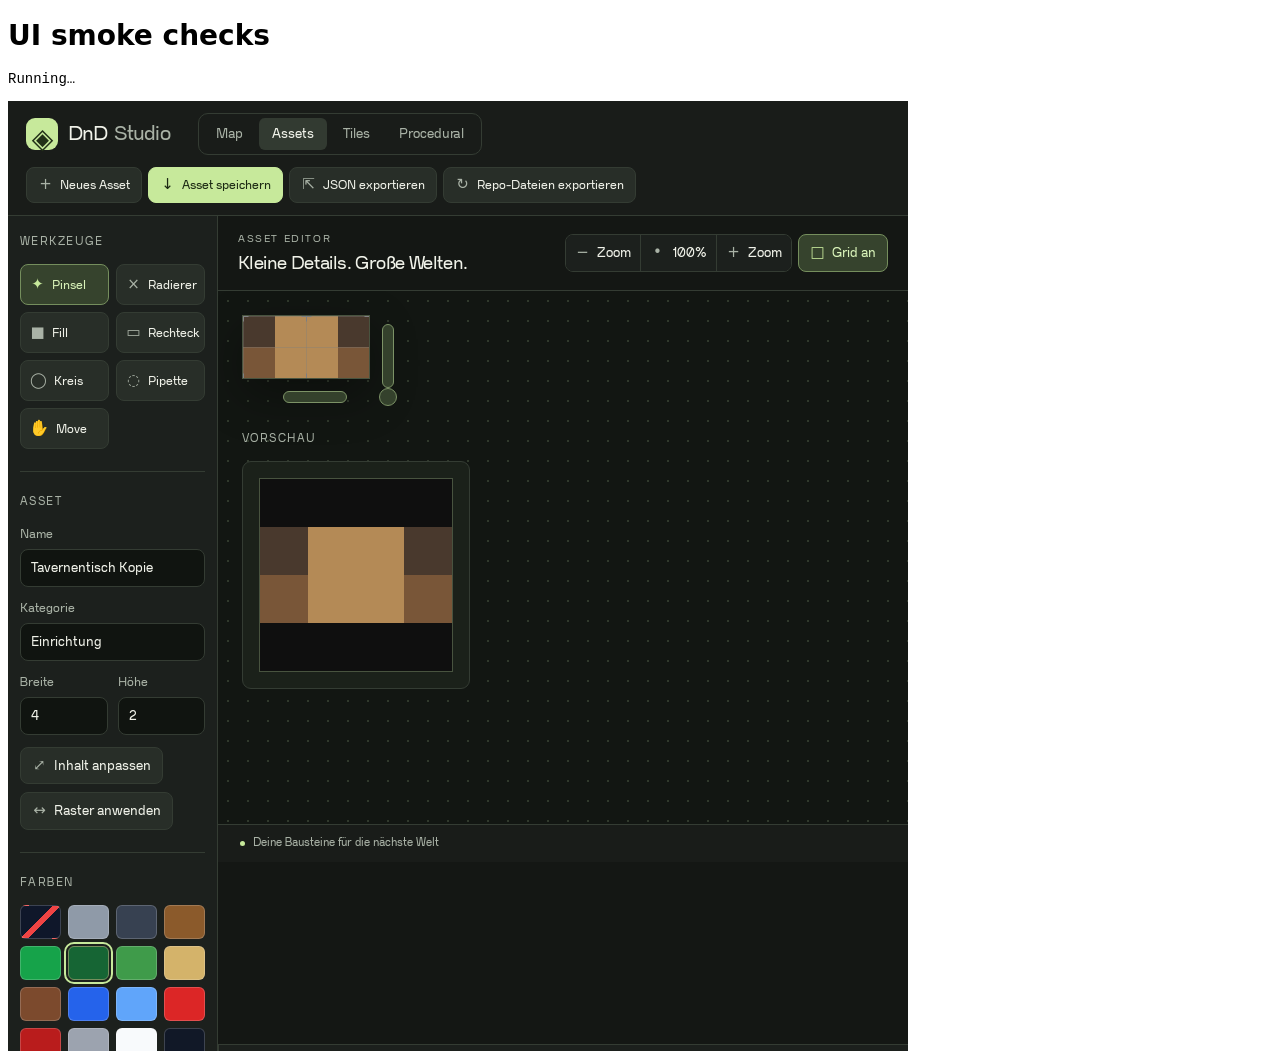
<file: tests/ui-smoke.html>
<!doctype html>
<html lang="de">
<meta charset="utf-8">
<title>UI smoke checks</title>
<style>body { font: 14px system-ui; } iframe { height: 950px; border: 0; }</style>
<h1>UI smoke checks</h1>
<pre id="result">Running…</pre>
<iframe id="editor" title="Editor under test"></iframe>
<script>
(async () => {
  const result = document.getElementById('result');
  const frame = document.getElementById('editor');
  const results = [];
  const check = (value, message) => { if (!value) throw new Error(message); };
  try {
    for (const page of ['index.html', 'asset-editor.html', 'tile-drawer.html']) {
      frame.style.width = '1440px';
      await new Promise(resolve => { frame.onload = resolve; frame.src = '../' + page; });
      const doc = frame.contentDocument;
      const win = frame.contentWindow;
      await doc.fonts.ready;
      await new Promise(resolve => setTimeout(resolve, 300));
      check(doc.fonts.check('13px "Violet Sans"'), page + ': font must load');
      check(doc.querySelector('.inspector'), page + ': inspector must initialize');
      check(doc.querySelector('.tool-grid button.active, .asset-tool-grid button.active'), page + ': editor must initialize');
      check(doc.querySelector('.workspace-tools button[aria-pressed]'), page + ': grid must expose toggle state');
      if (page === 'index.html') {
        win.resetMap();
        const state = win.eval('state');
        const canvas = doc.getElementById('mapCanvas');
        const mouse = (type, x, y) => {
          const bounds = canvas.getBoundingClientRect();
          canvas.dispatchEvent(new win.MouseEvent(type, { bubbles: true, button: 0,
            clientX: bounds.left + (x + 0.5) * state.tileSize * state.zoom,
            clientY: bounds.top + (y + 0.5) * state.tileSize * state.zoom }));
        };
        const tool = name => Array.from(doc.querySelectorAll('#toolButtons button')).find(button => button.textContent === name).click();
        tool('Raum');
        const floor = doc.getElementById('roomFloor');
        floor.value = 'moss-stone';
        floor.dispatchEvent(new win.Event('change'));
        mouse('mousedown', 3, 3); mouse('mousemove', 12, 12); mouse('mouseup', 12, 12);
        check(state.layers[0].tiles[3][3] === 'brick-wall' && state.layers[0].tiles[5][5] === 'moss-stone', 'Room gesture must create walls and textured floors');
        check(state.assetLibrary.length >= 12, 'Starter assets must be available without a server');
        doc.querySelector('#assetLibraryList .asset-card-actions button').click();
        mouse('mousedown', 6, 6); mouse('mouseup', 6, 6);
        check(state.layers[0].assetItems.length === 1, 'Starter asset must place on map');
        tool('Auswahl');
        const item = state.layers[0].assetItems[0];
        const startX = item.x, startY = item.y;
        mouse('mousedown', startX, startY); mouse('mousemove', startX + 2, startY + 1); mouse('mouseup', startX + 2, startY + 1);
        check(item.x === startX + 2 && item.y === startY + 1, 'Selection gesture must move the placed object');
        doc.getElementById('duplicateObjectBtn').click();
        check(state.layers[0].assetItems.length === 2, 'Duplicate action must work in browser');
        win.undo();
        check(state.layers[0].assetItems.length === 1, 'Duplicate must support undo in browser');
        const payload = await win.buildProjectPayload();
        check(payload.projectTiles.find(tile => tile.id === 'moss-stone').textureDataUrl.startsWith('data:image/png;base64,'), 'SVG materials must be embedded as portable PNG');
        check(win.parseMapImport(payload).layers[0].assetItems.length === 1, 'Project must retain placed assets');
        win.loadJsonFile(new win.File([JSON.stringify(payload)], 'round-trip.json', { type: 'application/json' }));
        await new Promise(resolve => setTimeout(resolve, 200));
        check(state.projectTiles.some(tile => tile.id === 'moss-stone' && tile.textureDataUrl), 'File import must restore embedded textures');
        const toBlob = win.HTMLCanvasElement.prototype.toBlob;
        let exportedCanvas;
        win.HTMLCanvasElement.prototype.toBlob = function () { exportedCanvas = this; };
        try {
          check(win.exportPng({ tileSize: 32, transparent: true, grid: false }), 'PNG export must succeed');
          check(exportedCanvas.width === state.mapWidth * 32 && exportedCanvas.height === state.mapHeight * 32, 'PNG dimensions must follow cell resolution');
          check(exportedCanvas.getContext('2d').getImageData(0, 0, 1, 1).data[3] === 0, 'Empty exported cells must stay transparent');
          check(exportedCanvas.toDataURL('image/png').startsWith('data:image/png;base64,'), 'Exported canvas must encode to PNG');
        } finally {
          win.HTMLCanvasElement.prototype.toBlob = toBlob;
        }
        results.push('PASS map workflows: room gesture, starter placement, object drag, duplication/undo, embedded textures, PNG dimensions/transparency');
      }
      if (page === 'asset-editor.html') {
        const starter = doc.querySelector('#assetList .asset-card');
        check(starter.querySelector('.danger').disabled, 'Starter originals must be protected');
        starter.querySelector('button').click();
        check(doc.getElementById('assetNameInput').value.endsWith(' Kopie'), 'Starter assets must load as editable copies');
      }
      const ids = Array.from(doc.querySelectorAll('[id]'), node => node.id);
      check(new Set(ids).size === ids.length, page + ': duplicate IDs');
      const tabs = Array.from(doc.querySelectorAll('[role="tab"]'));
      tabs.forEach(tab => {
        tab.click();
        check(tab.getAttribute('aria-selected') === 'true', page + ': tab selection');
        check(!doc.getElementById(tab.getAttribute('aria-controls')).hidden, page + ': panel visibility');
      });
      tabs[0].focus();
      tabs[0].dispatchEvent(new win.KeyboardEvent('keydown', { key: 'End', bubbles: true, cancelable: true }));
      check(doc.activeElement === tabs.at(-1), page + ': keyboard tab focus');
      const search = doc.querySelector('.library-search');
      const card = doc.createElement('div');
      card.className = 'asset-card';
      card.textContent = 'Testbaum';
      doc.querySelector('.asset-list').append(card);
      search.value = 'Stein';
      search.dispatchEvent(new win.Event('input'));
      check(card.hidden, page + ': search must hide nonmatching cards');
      search.value = 'baum';
      search.dispatchEvent(new win.Event('input'));
      check(!card.hidden, page + ': search must match substrings');
      card.remove();
      for (const width of [1440, 900, 390]) {
        frame.style.width = width + 'px';
        await new Promise(resolve => setTimeout(resolve, 50));
        check(doc.documentElement.scrollWidth <= width + 1, page + ': page overflow at ' + width);
        const viewport = doc.querySelector('.canvas-viewport').getBoundingClientRect();
        check(viewport.width > 100 && viewport.height > 100, page + ': usable canvas viewport at ' + width);
      }
      results.push('PASS ' + page + ': font, initialization, tabs, keyboard, search, 1440/900/390px');
    }
    result.textContent = results.join('\n');
    document.title = 'PASS – UI smoke checks';
  } catch (error) {
    result.textContent = results.join('\n') + '\nFAIL: ' + error.message;
    document.title = 'FAIL – UI smoke checks';
  }
})();
</script>
</html>
</file>
<file: style.css>
@font-face {
  font-family: 'Violet Sans';
  src: url('assets/fonts/VioletSans-Regular.woff2') format('woff2');
  font-weight: 400;
  font-style: normal;
  font-display: swap;
}

:root {
  color-scheme: dark;
  --bg: #141714;
  --panel: #1c201d;
  --panel-2: #191c19;
  --surface: #282e28;
  --surface-2: #323a31;
  --surface-3: #101410;
  --text: #f0f2e9;
  --muted: #a9b2a6;
  --accent: #c7e99b;
  --accent-2: #d9f3b9;
  --border: #343c33;
  --border-strong: #66785a;
  --danger: #d58580;
  --danger-text: #ffc2ba;
  --radius: 8px;
}

* { box-sizing: border-box; }
[hidden] { display: none !important; }
body {
  margin: 0;
  font-family: 'Violet Sans', system-ui, sans-serif;
  font-size: 13px;
  line-height: 1.5;
  background: var(--bg);
  color: var(--text);
  height: 100vh;
  height: 100dvh;
  overflow: hidden;
  -webkit-font-smoothing: antialiased;
}
a { color: inherit; }
button, input, select, textarea { font: inherit; }
button, a, input, select, summary { -webkit-tap-highlight-color: transparent; }
:focus-visible { outline: 2px solid var(--accent); outline-offset: 3px; }
::selection { background: #c7e99b; color: #192214; }
* { scrollbar-width: thin; scrollbar-color: #46503f transparent; }
.app, .asset-app {
  display: grid;
  grid-template-columns: 228px minmax(0, 1fr) 300px;
  grid-template-rows: auto minmax(0, 1fr);
  height: 100%;
}
.topbar {
  grid-column: 1 / -1;
  display: flex;
  align-items: center;
  justify-content: space-between;
  gap: 16px;
  min-height: 72px;
  padding: 14px 22px;
  background: var(--panel-2);
  border-bottom: 1px solid var(--border);
}
.group, .brand-group { display: flex; align-items: center; gap: 8px; flex-wrap: wrap; }
.brand-group { gap: 28px; }
.brand { display: inline-flex; align-items: center; gap: 6px; font-size: 20px; white-space: nowrap; text-decoration: none; letter-spacing: -.8px; }
.brand-suffix { color: var(--muted); }
.brand-mark { display: grid; place-items: center; width: 32px; height: 32px; margin-right: 4px; background: var(--accent); color: #233018; border-radius: 9px; font-size: 28px; }
.editor-nav { display: flex; flex-wrap: wrap; gap: 3px; padding: 4px; border: 1px solid var(--border); border-radius: 10px; }
.editor-nav a { padding: 6px 13px; border-radius: 6px; text-decoration: none; color: var(--muted); }
.editor-nav a:hover { background: var(--surface); color: var(--text); }
.editor-nav a[aria-current='page'] { background: var(--surface-2); color: var(--text); }
.document-actions { justify-content: flex-end; gap: 6px; }
.document-actions button { font-size: 12px; }
.sidebar, .asset-sidebar, .inspector { min-width: 0; min-height: 0; background: var(--panel); }
.sidebar, .asset-sidebar { padding: 22px 18px; overflow: auto; border-right: 1px solid var(--border); }
.inspector { display: flex; flex-direction: column; border-left: 1px solid var(--border); }
.inspector-tabs { display: flex; flex-shrink: 0; gap: 6px; padding: 16px; border-bottom: 1px solid var(--border); }
.inspector-tabs button { flex: 1; border-color: transparent; background: transparent; color: var(--muted); }
.inspector-tabs button[aria-selected='true'] { background: var(--surface-2); color: var(--accent); border-color: #45533b; }
.inspector-panel { padding: 20px 16px; min-height: 0; overflow: auto; }
.panel-title { margin: 0 0 14px; font-size: 11px; font-weight: 400; color: var(--muted); text-transform: uppercase; letter-spacing: .13em; }
.section { margin-bottom: 22px; padding-bottom: 22px; border-bottom: 1px solid var(--border); }
.section:last-child { margin-bottom: 0; }
.canvas-wrap, .asset-stage { display: flex; flex-direction: column; min-width: 0; min-height: 0; position: relative; }
.workspace-heading { display: flex; align-items: center; justify-content: space-between; flex-wrap: wrap; flex-shrink: 0; gap: 12px; padding: 20px 28px; border-bottom: 1px solid var(--border); background: var(--bg); }
.eyebrow { display: block; margin-bottom: 5px; font-size: 10px; color: var(--muted); letter-spacing: .16em; }
h1 { margin: 0; font-size: 20px; line-height: 1.25; font-weight: 400; letter-spacing: -.6px; }
.workspace-badge { display: none; }
.workspace-tools { display: flex; align-items: center; flex-wrap: wrap; gap: 10px; }
.workspace-tools .group { gap: 0; border: 1px solid var(--border); border-radius: var(--radius); overflow: hidden; }
.workspace-tools .group button { border: 0; border-radius: 0; padding: 7px 9px; background: var(--panel); }
.workspace-tools .group button + button { border-left: 1px solid var(--border); }
.canvas-viewport { flex: 1; min-width: 0; min-height: 0; padding: 36px; overflow: auto; background-color: #121612; background-image: radial-gradient(#30392c 1px, transparent 1px); background-size: 20px 20px; }
.asset-stage .canvas-viewport { display: flex; flex-direction: column; align-items: flex-start; gap: 28px; }
.workspace-footer { display: flex; align-items: center; gap: 8px; flex-shrink: 0; padding: 10px 22px; border-top: 1px solid var(--border); color: var(--muted); background: var(--panel-2); font-size: 11px; }
.live-dot { width: 5px; height: 5px; border-radius: 50%; background: var(--accent); }
.map-stage, .asset-canvas-stage { position: relative; display: inline-block; padding-right: 18px; padding-bottom: 18px; flex-shrink: 0; }
canvas { background: var(--surface-3); border: 1px solid #48533f; image-rendering: pixelated; box-shadow: 0 16px 48px #0005; cursor: crosshair; }
.asset-canvas, .swatch-canvas { display: block; }
.asset-canvas-shell { width: fit-content; flex-shrink: 0; }
button, .nav-link-button {
  display: inline-flex; align-items: center; justify-content: center; gap: 7px;
  min-height: 36px; padding: 8px 11px;
  border: 1px solid var(--border); border-radius: var(--radius);
  background: var(--surface); color: var(--text); cursor: pointer; text-decoration: none;
  transition: background .15s ease, border-color .15s ease, color .15s ease;
}
button::before, .nav-link-button::before { content: attr(data-icon); min-width: 1em; font-family: system-ui, sans-serif; font-size: 15px; line-height: 1; color: var(--muted); }
button:not([data-icon])::before, .palette-btn::before, .resize-handle::before { content: none; }
button:hover, .nav-link-button:hover { background: var(--surface-2); border-color: var(--border-strong); }
button.active { background: #36432d; border-color: #758e5d; color: var(--accent-2); }
button.active::before { color: var(--accent); }
button.primary-button { background: var(--accent); border-color: var(--accent); color: #1c2913; }
button.primary-button::before { color: inherit; }
button.primary-button:hover { background: var(--accent-2); border-color: var(--accent-2); }
button.danger { background: #382927; color: var(--danger-text); border-color: #684640; }
button:disabled { opacity: .45; cursor: not-allowed; }
input[type='number'], input[type='text'], input[type='search'], select {
  width: 100%; min-width: 0; min-height: 38px; padding: 8px 10px; border: 1px solid var(--border); border-radius: var(--radius); background: var(--surface-3); color: var(--text);
}
input::placeholder { color: #8f9b88; }
input:hover, select:hover { border-color: var(--border-strong); }
input[type='file'] { width: 100%; font-size: 11px; color: var(--muted); }
input[type='file']::file-selector-button { font: inherit; color: var(--text); background: var(--surface); border: 1px solid var(--border); border-radius: 6px; padding: 8px; margin-right: 8px; cursor: pointer; }
input[type='color'] { width: 100%; height: 40px; padding: 4px; border: 1px solid var(--border); border-radius: var(--radius); background: var(--surface-3); cursor: pointer; }
label { display: block; margin-bottom: 6px; font-size: 12px; color: var(--muted); }
.field { margin-bottom: 12px; min-width: 0; }
.row { display: grid; grid-template-columns: repeat(2, minmax(0, 1fr)); gap: 10px; }
.rgb-input-row { grid-template-columns: repeat(3, minmax(0, 1fr)); }
.tool-grid, .tile-grid, .palette-grid, .asset-tool-grid { display: grid; gap: 7px; }
.tool-grid, .tile-grid, .asset-tool-grid { grid-template-columns: repeat(2, minmax(0, 1fr)); }
.tool-grid button, .asset-tool-grid button { justify-content: flex-start; padding: 10px 9px; font-size: 12px; min-height: 41px; }
.palette-grid { grid-template-columns: repeat(4, minmax(0, 1fr)); }
#tileButtons, #assetTileButtons { display: flex; flex-direction: column; gap: 10px; }
.tile-category { border: 1px solid var(--border); border-radius: 9px; background: #20261f; overflow: hidden; }
.tile-category[open] { border-color: #4a5840; }
.tile-category-summary { list-style: none; display: flex; align-items: center; justify-content: space-between; gap: 10px; padding: 12px; cursor: pointer; color: var(--muted); font-size: 11px; letter-spacing: .08em; user-select: none; }
.tile-category-summary::-webkit-details-marker { display: none; }
.tile-category-summary::before { content: '›'; font: 18px system-ui, sans-serif; }
.tile-category[open] > .tile-category-summary::before { transform: rotate(90deg); }
.tile-category-summary > span:first-child { flex: 1; }
.tile-category[open] > .tile-category-summary { color: var(--text); }
.tile-category .tile-grid { padding: 0 9px 10px; }
.tile-category-count { min-width: 22px; padding: 1px 6px; border-radius: 5px; background: #ffffff0c; font-size: 10px; text-align: center; letter-spacing: 0; }
.tile-btn { justify-content: flex-start; text-align: left; gap: 8px; padding: 8px; min-width: 0; font-size: 11px; overflow-wrap: anywhere; }
.swatch { width: 20px; height: 20px; border-radius: 4px; border: 1px solid #ffffff26; flex: 0 0 auto; }
.status, .asset-status, .hint { color: var(--muted); font-size: 12px; line-height: 1.65; overflow-wrap: anywhere; }
.status strong, .asset-status strong { color: var(--text); font-weight: 400; }
.kbd { display: inline-block; min-width: 20px; padding: 0 5px; border: 1px solid #46503f; border-bottom-width: 2px; border-radius: 4px; background: var(--surface-3); text-align: center; font-size: 11px; }
.shortcuts, .status-details { padding: 15px 0; border-top: 1px solid var(--border); }
.shortcuts summary, .status-details summary { cursor: pointer; color: var(--muted); font-size: 12px; }
.shortcuts summary span { float: right; }
.shortcuts .hint, .status-details .status, .status-details .asset-status { margin-top: 14px; }
.shortcuts .hint > div { margin-bottom: 5px; }
.layer-header { display: flex; align-items: center; justify-content: space-between; gap: 8px; margin-bottom: 14px; }
.layer-header button { padding: 6px 9px; font-size: 11px; }
.layer-list, .asset-list { display: flex; flex-direction: column; gap: 10px; }
.layer-item, .asset-card { padding: 12px; border: 1px solid var(--border); border-radius: 9px; background: #232a22; }
.layer-item { display: flex; align-items: center; justify-content: space-between; gap: 8px; flex-wrap: wrap; cursor: pointer; user-select: none; }
.layer-item:hover, .asset-card:hover { border-color: var(--border-strong); }
.layer-item.active, .asset-card.active { border-color: #8da573; background: #303d27; }
.layer-item.dragging { opacity: .45; }
.layer-item.drop-target { outline: 2px dashed var(--accent); outline-offset: 2px; }
.layer-name, .asset-card-title { font-size: 13px; font-weight: 400; overflow-wrap: anywhere; }
.layer-title-wrap { display: flex; align-items: center; gap: 8px; min-width: 0; }
.drag-handle { color: var(--muted); cursor: grab; }
.layer-rename-input { width: 140px !important; padding: 4px 6px !important; }
.layer-meta, .asset-card-meta { font-size: 11px; color: var(--muted); line-height: 1.6; overflow-wrap: anywhere; }
.layer-actions, .asset-card-actions { display: flex; gap: 6px; flex-wrap: wrap; }
.layer-actions button, .asset-card-actions button { padding: 6px 9px; font-size: 11px; }
.icon-btn { min-width: 32px; min-height: 32px; }
.asset-preview { display: flex; align-items: center; justify-content: center; min-height: 120px; padding: 16px; background: #1b211a; border: 1px solid var(--border); border-radius: 9px; }
.asset-preview canvas { max-width: 100%; height: auto; box-shadow: none; }
.palette-btn { height: 34px; min-height: 34px; padding: 0; border-radius: 6px; border: 1px solid #ffffff30; }
.palette-btn.active { outline: 2px solid var(--accent); outline-offset: 2px; }
.library-search { margin-bottom: 16px; }
.asset-list > .hint { padding: 24px 16px; text-align: center; border: 1px dashed var(--border-strong); border-radius: 9px; }
.asset-list > .hint::before { content: '◇'; display: block; margin-bottom: 10px; font-size: 28px; color: var(--accent); }
.resize-handle { position: absolute; min-height: 0; padding: 0; z-index: 2; border: 1px solid #7c9266; border-radius: 10px; background: #34412c; }
.resize-handle:hover, .resize-handle.active { background: var(--accent); border-color: var(--accent); }
.resize-handle-right { top: 50%; right: 0; width: 12px; height: 64px; transform: translate(50%, -50%); cursor: ew-resize; }
.resize-handle-bottom { left: 50%; bottom: 0; width: 64px; height: 12px; transform: translate(-50%, 50%); cursor: ns-resize; }
.resize-handle-corner { right: 0; bottom: 0; width: 18px; height: 18px; transform: translate(50%, 50%); cursor: nwse-resize; }
.skip-link { position: fixed; top: 8px; left: 8px; padding: 12px 18px; z-index: 20; background: var(--accent); color: #192214; border-radius: 8px; transform: translateY(-160%); }
.skip-link:focus { transform: translateY(0); }
dialog { width: min(440px, calc(100% - 32px)); padding: 24px; border: 1px solid var(--border-strong); border-radius: 12px; background: var(--panel); color: var(--text); box-shadow: 0 24px 80px #0009; }
dialog::backdrop { background: #0009; }
dialog h2 { margin-top: 0; font-size: 20px; font-weight: 400; }
.check-field { display: flex; align-items: center; gap: 10px; margin: 16px 0; color: var(--text); }
.check-field input { accent-color: var(--accent); width: 18px; height: 18px; }
.dialog-actions { justify-content: flex-end; margin-top: 24px; }
.editor-notice { position: fixed; bottom: 46px; left: 50%; transform: translateX(-50%); z-index: 10; max-width: min(640px, calc(100% - 32px)); padding: 12px 18px; background: #303d27; border: 1px solid #8da573; border-radius: 9px; box-shadow: 0 8px 32px #0005; pointer-events: none; }
.editor-notice.error { background: #382927; border-color: #b47268; }

@media (min-width: 1700px) {
  .app, .asset-app { grid-template-columns: 252px minmax(0, 1fr) 320px; }
  .canvas-viewport { padding: 48px; }
  .workspace-badge { display: inline; color: var(--muted); font-size: 12px; }
}
@media (max-width: 1200px) {
  .topbar { flex-wrap: wrap; padding: 12px 18px; gap: 12px; }
  .document-actions { justify-content: flex-start; }
  .app, .asset-app { grid-template-columns: 204px minmax(0, 1fr) 264px; }
  .sidebar, .asset-sidebar { padding: 18px 12px; }
  .workspace-heading { padding: 16px 20px; }
  .canvas-viewport { padding: 24px; }
}
@media (max-width: 900px) {
  body { height: auto; min-height: 100dvh; overflow: auto; }
  .app, .asset-app { min-height: 100dvh; height: auto; grid-template-columns: 210px minmax(0, 1fr); grid-template-rows: auto auto auto; }
  .sidebar, .asset-sidebar { grid-column: 1; grid-row: 2 / 4; overflow: visible; }
  .canvas-wrap, .asset-stage { grid-column: 2; grid-row: 2; height: 68dvh; min-height: 420px; }
  .inspector { grid-column: 2; grid-row: 3; min-height: 300px; border-top: 1px solid var(--border); }
  .inspector-panel { max-height: 65dvh; }
  .workspace-tools { gap: 6px; }
  h1 { font-size: 18px; }
}
@media (max-width: 600px) {
  .app, .asset-app { display: flex; flex-direction: column; }
  .topbar { order: 0; padding: 14px; }
  .brand-group { width: 100%; gap: 12px; justify-content: space-between; }
  .brand { font-size: 18px; }
  .editor-nav a { padding: 6px 10px; }
  .document-actions { gap: 6px; }
  .document-actions button { flex: 1 0 auto; min-height: 40px; }
  .sidebar, .asset-sidebar { order: 2; border: 0; border-top: 1px solid var(--border); padding: 20px; }
  .canvas-wrap, .asset-stage { order: 1; height: 65dvh; min-height: 420px; }
  .inspector { order: 3; border-left: 0; }
  .tool-grid, .asset-tool-grid { grid-template-columns: repeat(3, minmax(0, 1fr)); }
  .canvas-viewport { padding: 20px; }
  .workspace-heading { padding: 16px 20px; }
  button, .editor-nav a { min-height: 40px; }
  .inspector-panel { max-height: none; }
}
@media (prefers-reduced-motion: reduce) { *, *::before, *::after { transition: none !important; scroll-behavior: auto !important; } }
</file>
<file: procedural.css>
.procedural-app { grid-template-columns: 220px minmax(0, 1fr) 280px; }
.terrain-inspector { grid-column: 3; grid-row: 2; }
.terrain-tool-header { padding: 20px 16px; border-bottom: 1px solid var(--border); }
.terrain-tool-grid { display: grid; grid-template-columns: repeat(2, minmax(0, 1fr)); gap: 8px; }
.terrain-tool-grid button { flex-direction: column; gap: 7px; padding: 12px 4px; min-height: 72px; font-size: 12px; }
.terrain-tool-grid svg { width: 23px; height: 23px; fill: none; stroke: currentColor; stroke-width: 1.5; stroke-linejoin: round; stroke-linecap: round; }
.terrain-tool-options { padding: 22px 16px; overflow: auto; min-height: 0; }
.terrain-tool-help { margin: 0; color: var(--muted); font-size: 12px; line-height: 1.6; }
.building-actions { display: flex; gap: 8px; margin: 8px 0 16px; }
#buildingToolPanel .terrain-tool-help { margin: 14px 0; }
#buildingStatus { color: var(--accent); }
#buildingStatus[data-invalid='true'] { color: #f39d8f; }
#buildingCount { display: block; margin-top: 14px; font-size: 12px; }
#terrainBrushCursor[data-tool='forest'] { border-color: #a5efac; background: #78d47b26; }
.terrain-controls label { display: flex; justify-content: space-between; gap: 12px; }
.terrain-controls output { color: var(--accent); font-variant-numeric: tabular-nums; }
.terrain-controls input[type='range'] { width: 100%; margin: 6px 0 16px; accent-color: var(--accent); cursor: pointer; }
.terrain-controls button { width: 100%; }
.terrain-zoom-label { margin: 0; }
#terrainZoom, #terrainPitch { width: auto; }
#terrainRotation { min-width: 42px; padding: 0 6px; text-align: center; font-variant-numeric: tabular-nums; color: var(--muted); }
.procedural-page .workspace-tools { gap: 8px; }
.terrain-viewport { display: flex; align-items: safe center; justify-content: safe center; padding: 0; background: #204454; }
#terrainCanvas { display: block; flex: 0 0 auto; cursor: grab; border: 0; background: #204454; box-shadow: none; touch-action: none; }
#terrainCanvas.sculpting { cursor: crosshair; }
#terrainCanvas.panning { cursor: grabbing; }
#terrainBrushCursor { position: fixed; pointer-events: none; z-index: 5; transform: translate(-50%, -50%); border: 1px solid #edffcd; border-radius: 50%; background: #c7e99b18; box-shadow: 0 0 0 1px #15282d99; }
#terrainBrushCursor[data-tool='water'] { border-color: #a9e7ff; background: #65c5ed24; }
#raiseTerrainBtn { min-height: 44px; }
.terrain-brush-presets { display: grid; grid-template-columns: repeat(3, minmax(0, 1fr)); gap: 5px; margin: 12px 0 16px; }
.terrain-brush-presets button { padding: 8px 3px; font-size: 11px; }
#terrainTitle { overflow-wrap: anywhere; }
.procedural-page .workspace-heading > div:first-child { min-width: 0; }
.procedural-page .workspace-footer { min-height: 43px; }
@media (max-width: 900px) {
  .procedural-app { grid-template-columns: 210px minmax(0, 1fr); }
  .procedural-page .sidebar { grid-row: 2; }
  .procedural-page .canvas-wrap { height: 75dvh; }
  .procedural-page .terrain-inspector { grid-column: 2; grid-row: 3; min-height: 0; }
}
@media (max-width: 600px) {
  .procedural-page .canvas-wrap { height: 60dvh; min-height: 350px; }
  .procedural-page .terrain-viewport { padding: 0; }
  .procedural-page .terrain-inspector { order: 2; }
  .procedural-page .sidebar { order: 3; }
}
</file>
